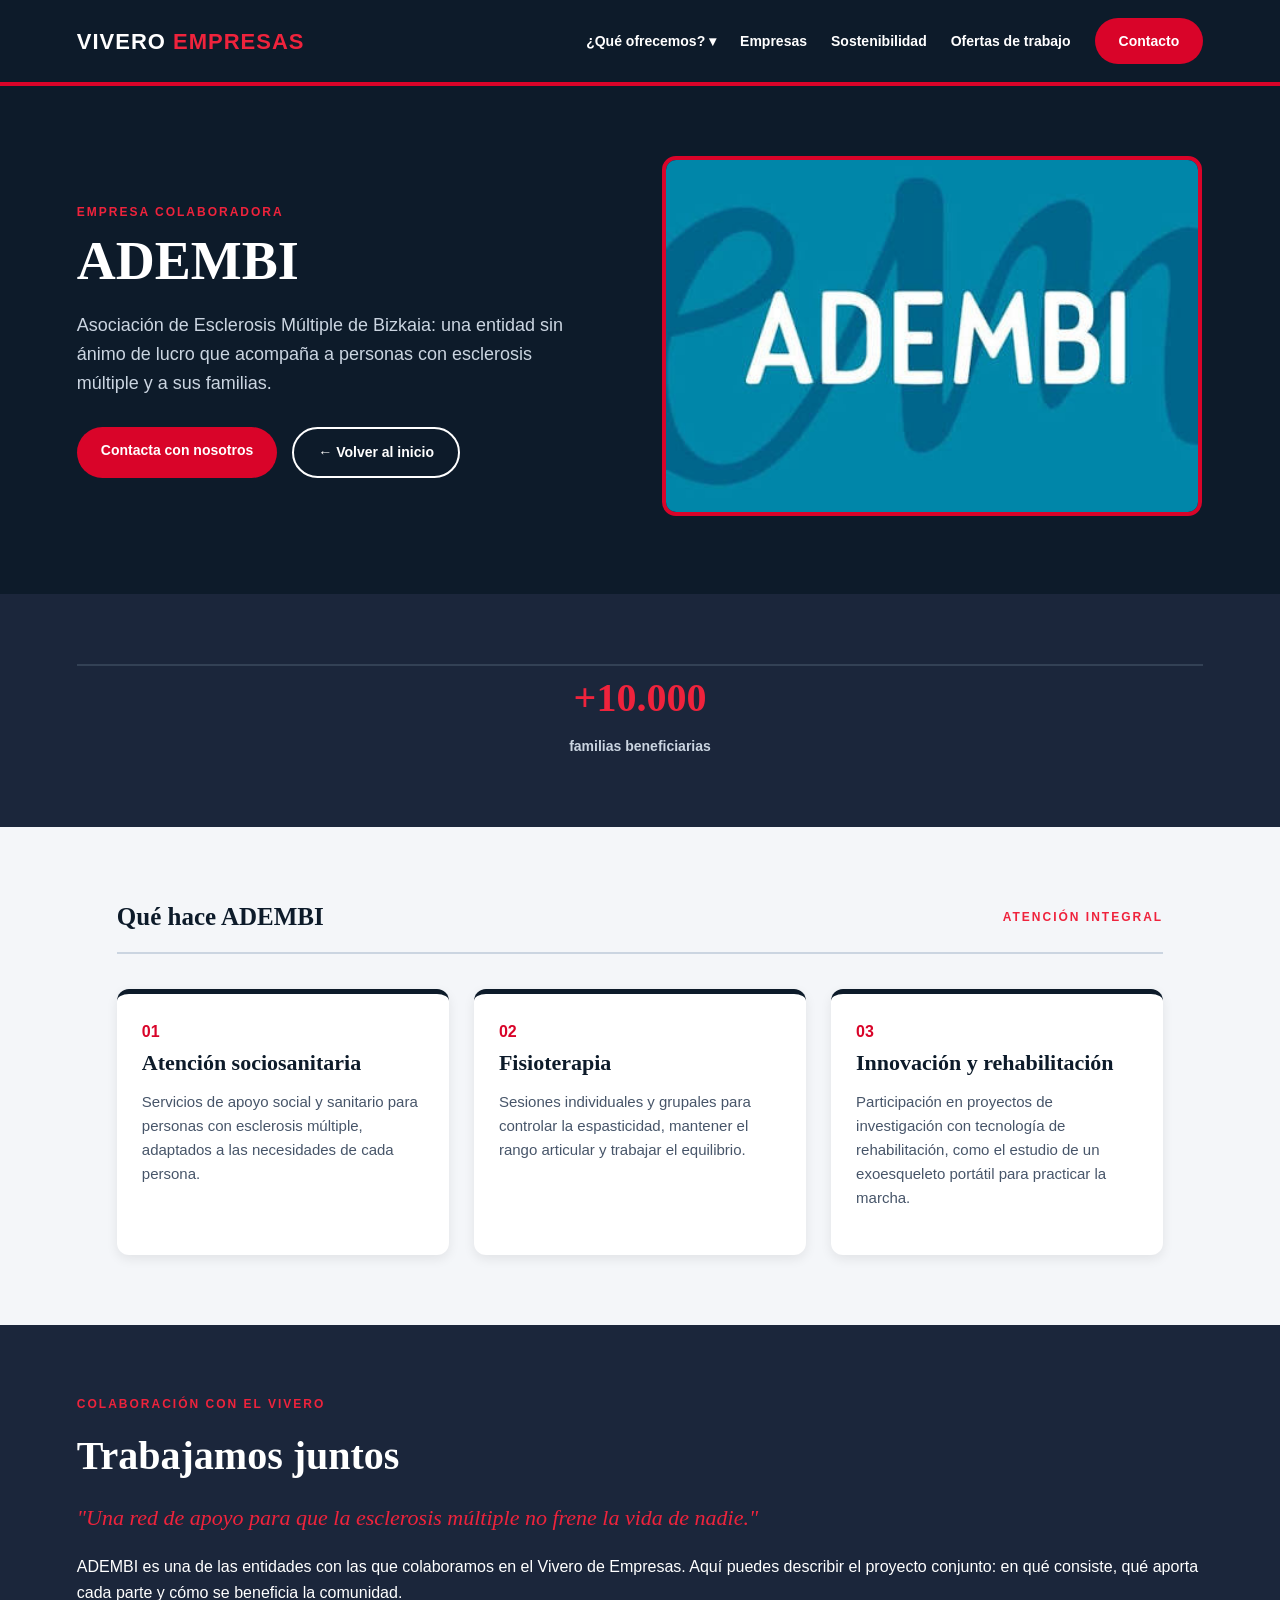
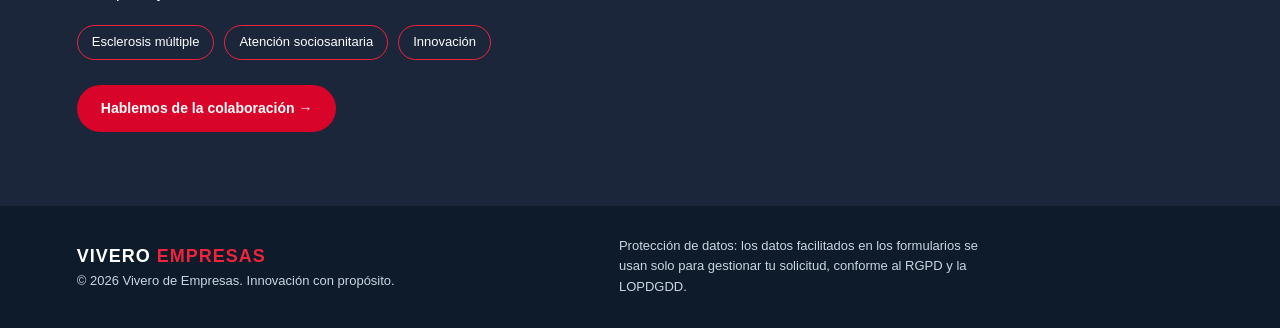
<file: adembi.html>
<!DOCTYPE html>
<html lang="es">
<head>
    <meta charset="UTF-8">
    <meta name="viewport" content="width=device-width, initial-scale=1.0">
    <title>ADEMBI | Vivero de Empresas</title>
    <link rel="stylesheet" href="estilos.css">
</head>
<body>

    <header>
        <a href="index.html" class="logo">VIVERO <span>EMPRESAS</span></a>
        <nav>
            <ul>
                <li class="tiene-sub"><a href="index.html">¿Qué ofrecemos? ▾</a>
                    <ul class="submenu">
                        <li><a href="infraestructura.html">Infraestructura de red</a></li>
                        <li><a href="aws.html">Despliegue en AWS</a></li>
                    </ul>
                </li>
                <li><a href="proyecto.html">Empresas</a></li>
                <li><a href="sostenibilidad.html">Sostenibilidad</a></li>
                <li><a href="Entrevistas.html">Ofertas de trabajo</a></li>
                <li><a href="cuestionario.html" class="btn-rojo">Contacto</a></li>
            </ul>
        </nav>
    </header>

    <section class="hero">
        <div class="hero-texto">
            <span class="etiqueta">Empresa colaboradora</span>
            <h1>ADEMBI</h1>
            <p>Asociación de Esclerosis Múltiple de Bizkaia: una entidad sin ánimo de lucro que acompaña a personas con esclerosis múltiple y a sus familias.</p>
            <div class="hero-botones">
                <a href="cuestionario.html" class="btn-rojo">Contacta con nosotros</a>
                <a href="index.html" class="btn-azul">← Volver al inicio</a>
            </div>
        </div>
        <div class="hero-imagen adembi-sello">
            <img src="adembi.png" alt="ADEMBI">
        </div>
    </section>

    <section class="fondo-azul-oscuro">
        <div class="adembi-cifras">
            <div class="caja-dato">
                <h3>+10.000</h3>
                <p>familias beneficiarias</p>
            </div>
        </div>
    </section>

    <section class="contenedor">
        <div class="cabecera-flex">
            <div>
                <h2>Qué hace ADEMBI</h2>
            </div>
            <span class="etiqueta">Atención integral</span>
        </div>

        <div class="grid-tarjetas">
            <div class="tarjeta">
                <div class="tarjeta-contenido">
                    <div>
                        <span class="numero">01</span>
                        <h3>Atención sociosanitaria</h3>
                        <p>Servicios de apoyo social y sanitario para personas con esclerosis múltiple, adaptados a las necesidades de cada persona.</p>
                    </div>
                </div>
            </div>

            <div class="tarjeta">
                <div class="tarjeta-contenido">
                    <div>
                        <span class="numero">02</span>
                        <h3>Fisioterapia</h3>
                        <p>Sesiones individuales y grupales para controlar la espasticidad, mantener el rango articular y trabajar el equilibrio.</p>
                    </div>
                </div>
            </div>

            <div class="tarjeta">
                <div class="tarjeta-contenido">
                    <div>
                        <span class="numero">03</span>
                        <h3>Innovación y rehabilitación</h3>
                        <p>Participación en proyectos de investigación con tecnología de rehabilitación, como el estudio de un exoesqueleto portátil para practicar la marcha.</p>
                    </div>
                </div>
            </div>
        </div>
    </section>

    <section class="fondo-azul-oscuro">
        <div class="empresa-destacada">
            <div class="empresa-texto">
                <span class="etiqueta">Colaboración con el vivero</span>
                <h2>Trabajamos juntos</h2>
                <p class="cita">"Una red de apoyo para que la esclerosis múltiple no frene la vida de nadie."</p>
                <p>ADEMBI es una de las entidades con las que colaboramos en el Vivero de Empresas. Aquí puedes describir el proyecto conjunto: en qué consiste, qué aporta cada parte y cómo se beneficia la comunidad.</p>
                <div class="tags-empresa">
                    <span class="tag">Esclerosis múltiple</span>
                    <span class="tag">Atención sociosanitaria</span>
                    <span class="tag">Innovación</span>
                </div>
                <a href="cuestionario.html" class="btn-rojo">Hablemos de la colaboración →</a>
            </div>
        </div>
    </section>
    <footer>
        <div>
            <a href="index.html" class="logo">VIVERO <span>EMPRESAS</span></a>
            <p class="footer-nota">© 2026 Vivero de Empresas. Innovación con propósito.</p>
        </div>
        <p class="footer-nota">Protección de datos: los datos facilitados en los formularios se usan solo para gestionar tu solicitud, conforme al RGPD y la LOPDGDD.</p>
        <div>
        </div>
    </footer>
</body>
</html>
</file>
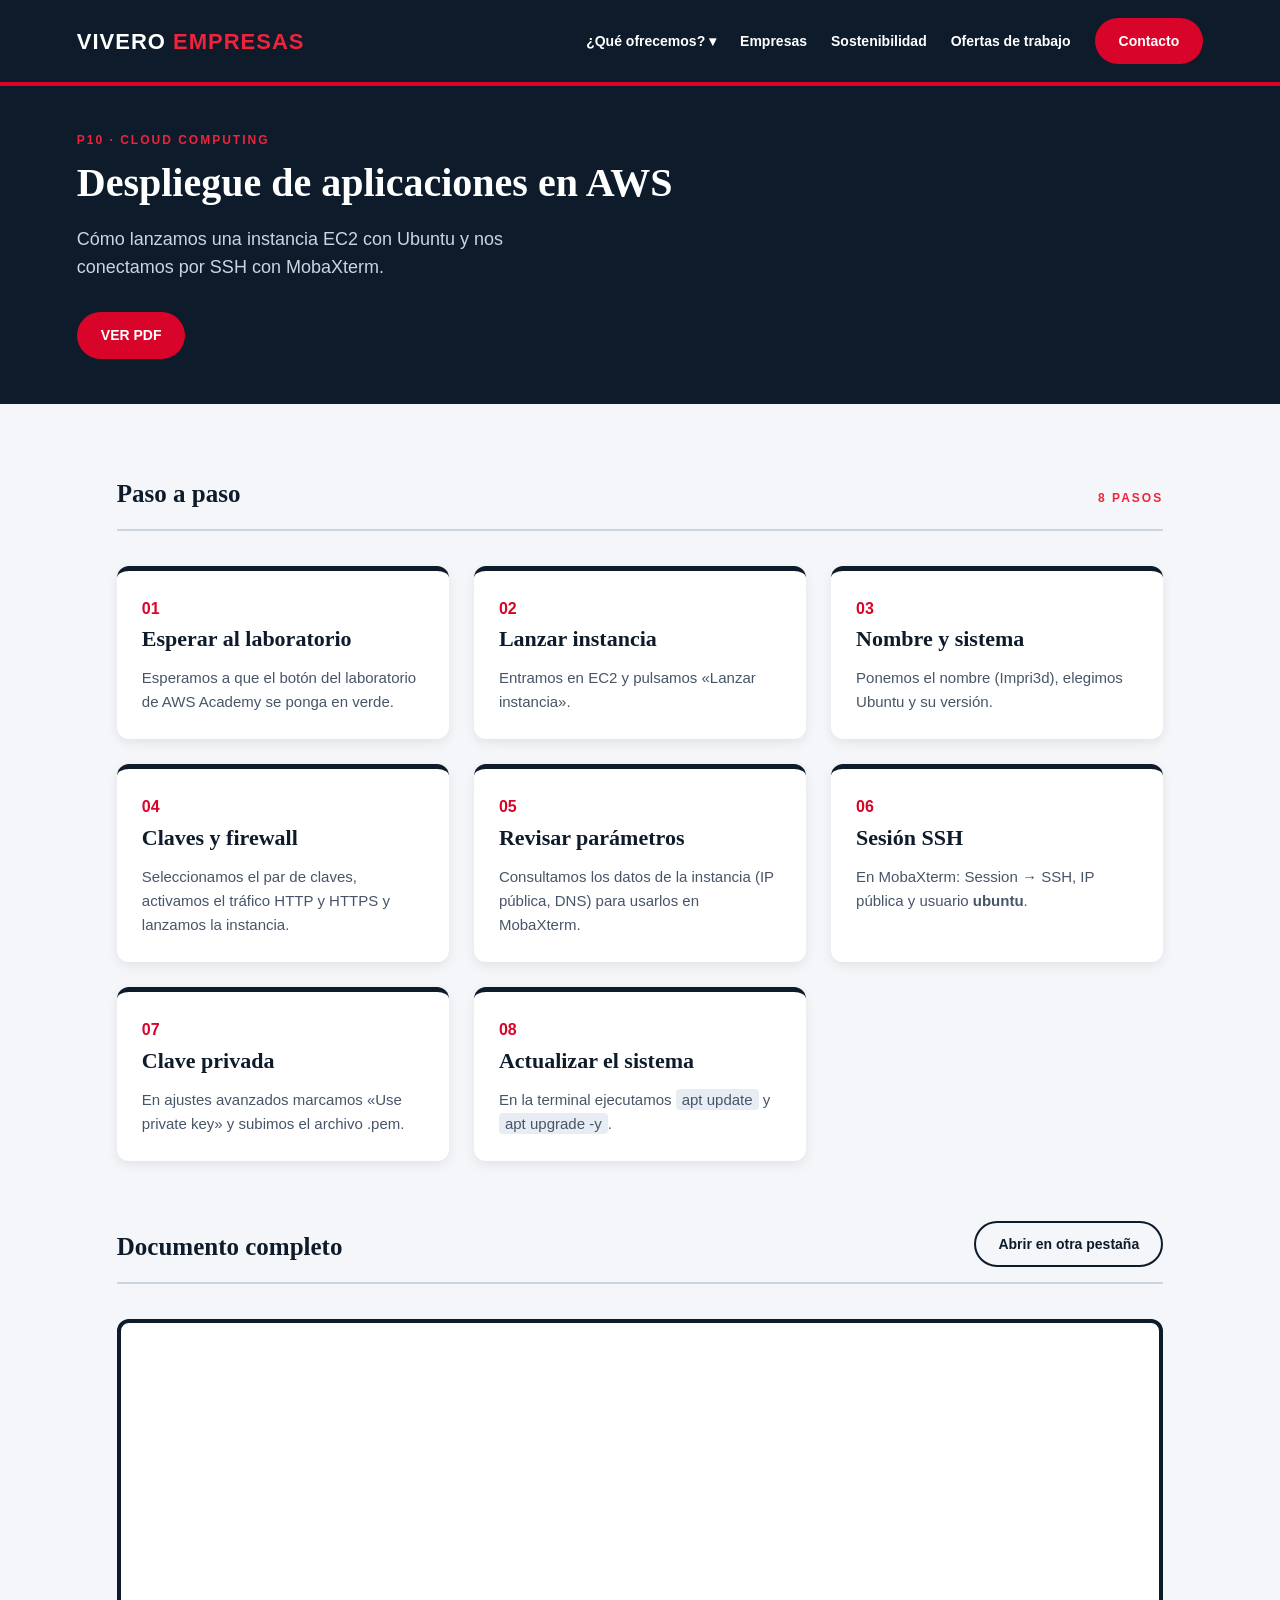
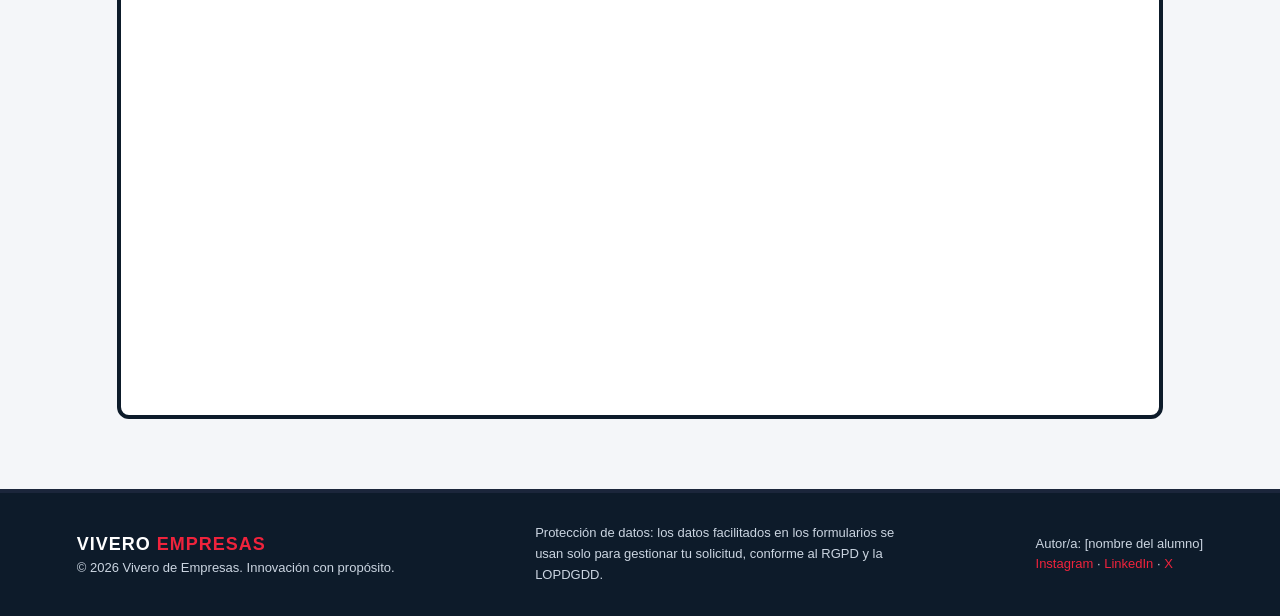
<file: aws.html>
<!DOCTYPE html>
<html lang="es">
<head>
    <meta charset="UTF-8">
    <meta name="viewport" content="width=device-width, initial-scale=1.0">
    <title>Despliegue en AWS | Vivero de Empresas</title>
    <link rel="stylesheet" href="estilos.css">
</head>
<body>

    <header>
        <a href="index.html" class="logo">VIVERO <span>EMPRESAS</span></a>
        <nav>
            <ul>
                <li class="tiene-sub"><a href="index.html">¿Qué ofrecemos? ▾</a>
                    <ul class="submenu">
                        <li><a href="infraestructura.html">Infraestructura de red</a></li>
                        <li><a href="aws.html">Despliegue en AWS</a></li>
                    </ul>
                </li>
                <li><a href="proyecto.html">Empresas</a></li>
                <li><a href="sostenibilidad.html">Sostenibilidad</a></li>
                <li><a href="Entrevistas.html">Ofertas de trabajo</a></li>
                <li><a href="cuestionario.html" class="btn-rojo">Contacto</a></li>
            </ul>
        </nav>
    </header>

    <section class="hero" style="padding:45px 6%">
        <div class="hero-texto">
            <span class="etiqueta">P10 · Cloud computing</span>
            <h1 style="font-size:40px">Despliegue de aplicaciones en AWS</h1>
            <p>Cómo lanzamos una instancia EC2 con Ubuntu y nos conectamos por SSH con MobaXterm.</p>
            <a href="TRABAJO_ AWS.pdf" class="btn-rojo" download>VER PDF</a>
        </div>
    </section>

    <section class="contenedor" style="flex-direction:column">
        <div class="cabecera-flex"><div><h2>Paso a paso</h2></div><span class="etiqueta" style="margin-bottom:5px">8 pasos</span></div>
        <div class="grid-tarjetas"><div class="tarjeta"><div class="tarjeta-contenido"><div><span class="numero">01</span><h3>Esperar al laboratorio</h3><p style="margin-bottom:0">Esperamos a que el botón del laboratorio de AWS Academy se ponga en verde.</p></div></div></div><div class="tarjeta"><div class="tarjeta-contenido"><div><span class="numero">02</span><h3>Lanzar instancia</h3><p style="margin-bottom:0">Entramos en EC2 y pulsamos «Lanzar instancia».</p></div></div></div><div class="tarjeta"><div class="tarjeta-contenido"><div><span class="numero">03</span><h3>Nombre y sistema</h3><p style="margin-bottom:0">Ponemos el nombre (Impri3d), elegimos Ubuntu y su versión.</p></div></div></div><div class="tarjeta"><div class="tarjeta-contenido"><div><span class="numero">04</span><h3>Claves y firewall</h3><p style="margin-bottom:0">Seleccionamos el par de claves, activamos el tráfico HTTP y HTTPS y lanzamos la instancia.</p></div></div></div><div class="tarjeta"><div class="tarjeta-contenido"><div><span class="numero">05</span><h3>Revisar parámetros</h3><p style="margin-bottom:0">Consultamos los datos de la instancia (IP pública, DNS) para usarlos en MobaXterm.</p></div></div></div><div class="tarjeta"><div class="tarjeta-contenido"><div><span class="numero">06</span><h3>Sesión SSH</h3><p style="margin-bottom:0">En MobaXterm: Session → SSH, IP pública y usuario <strong>ubuntu</strong>.</p></div></div></div><div class="tarjeta"><div class="tarjeta-contenido"><div><span class="numero">07</span><h3>Clave privada</h3><p style="margin-bottom:0">En ajustes avanzados marcamos «Use private key» y subimos el archivo .pem.</p></div></div></div><div class="tarjeta"><div class="tarjeta-contenido"><div><span class="numero">08</span><h3>Actualizar el sistema</h3><p style="margin-bottom:0">En la terminal ejecutamos <code>apt update</code> y <code>apt upgrade -y</code>.</p></div></div></div></div>

        <div class="cabecera-flex" style="margin-top:60px"><div><h2>Documento completo</h2></div><a href="TRABAJO_ AWS.pdf" class="btn-borde" target="_blank">Abrir en otra pestaña</a></div>
        <iframe class="visor-pdf" src="TRABAJO_ AWS.pdf" title="Trabajo AWS (PDF)"></iframe>
    </section>

    <footer>
        <div>
            <a href="index.html" class="logo">VIVERO <span>EMPRESAS</span></a>
            <p class="footer-nota">© 2026 Vivero de Empresas. Innovación con propósito.</p>
        </div>
        <p class="footer-nota">Protección de datos: los datos facilitados en los formularios se usan solo para gestionar tu solicitud, conforme al RGPD y la LOPDGDD.</p>
        <div>
            <p class="footer-nota">Autor/a: [nombre del alumno]</p>
            <p class="footer-nota"><a href="#">Instagram</a> · <a href="#">LinkedIn</a> · <a href="#">X</a></p>
        </div>
    </footer>

</body>
</html>
</file>
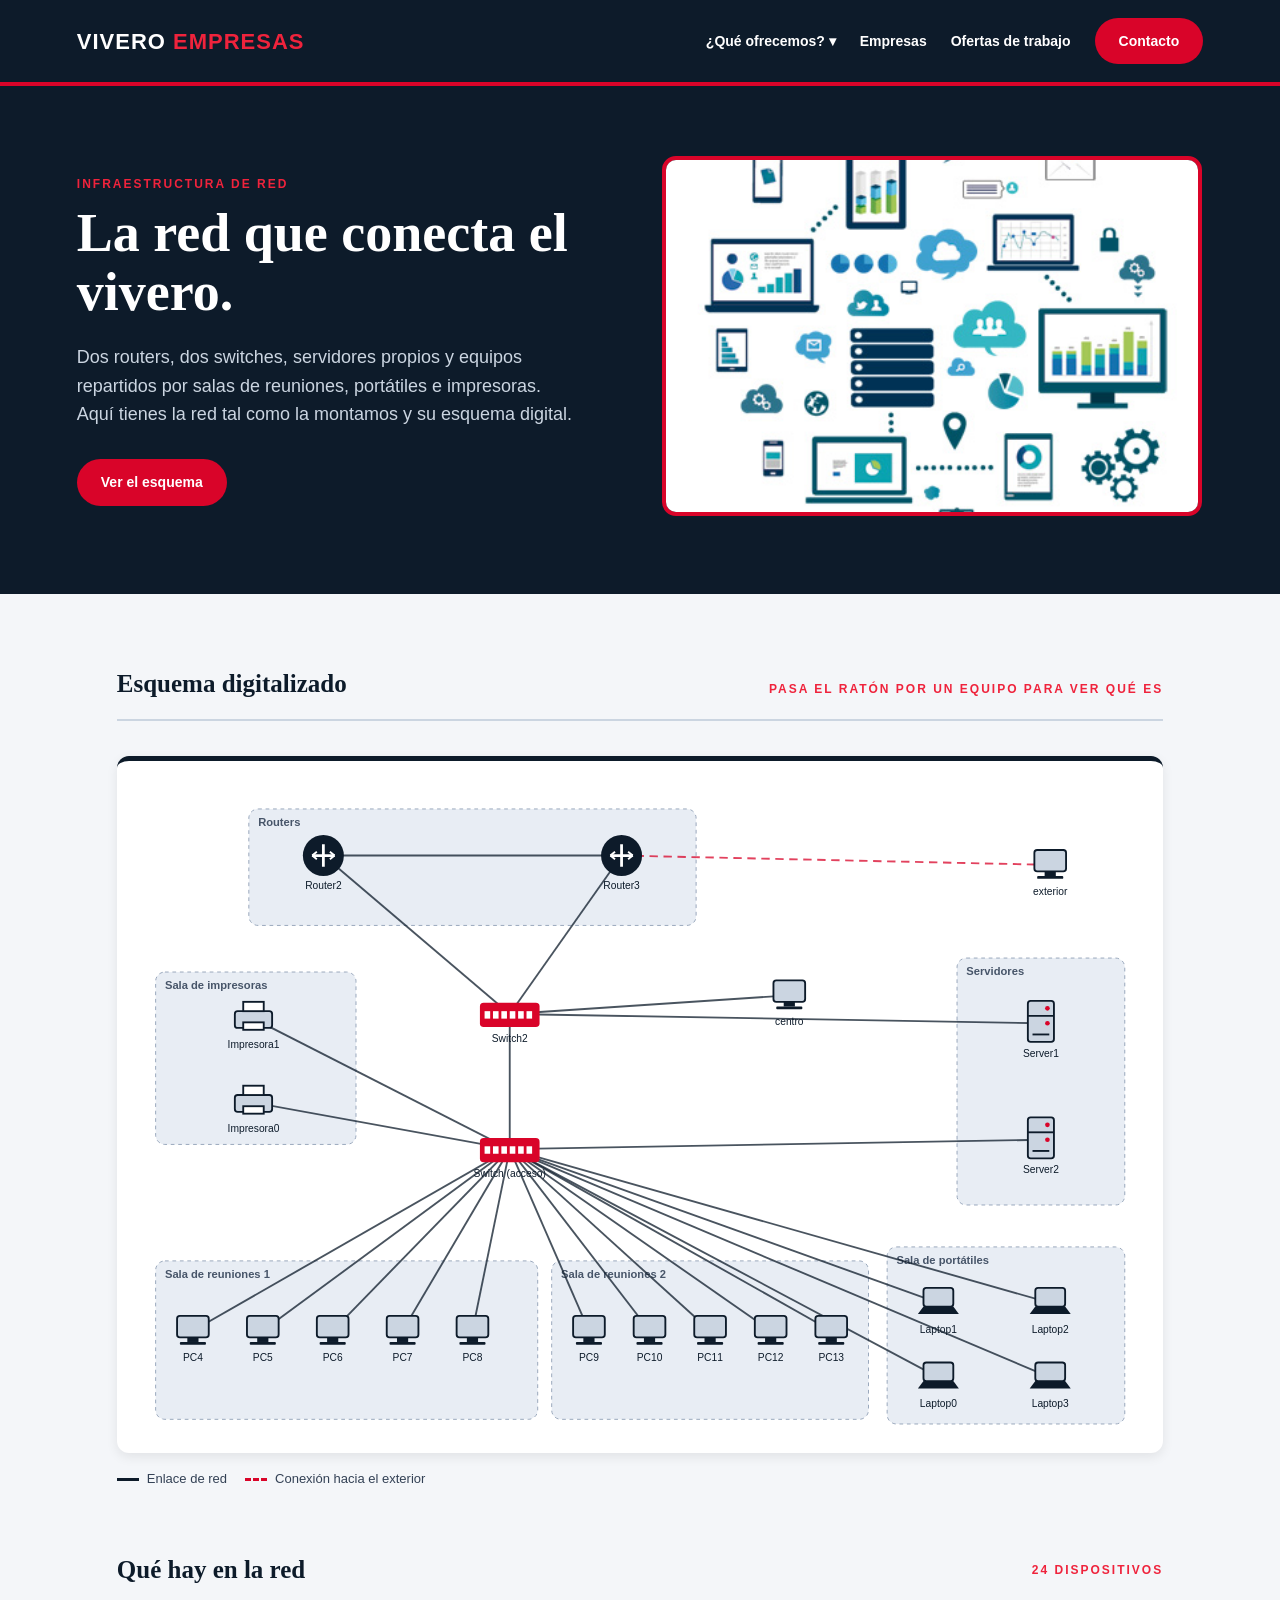
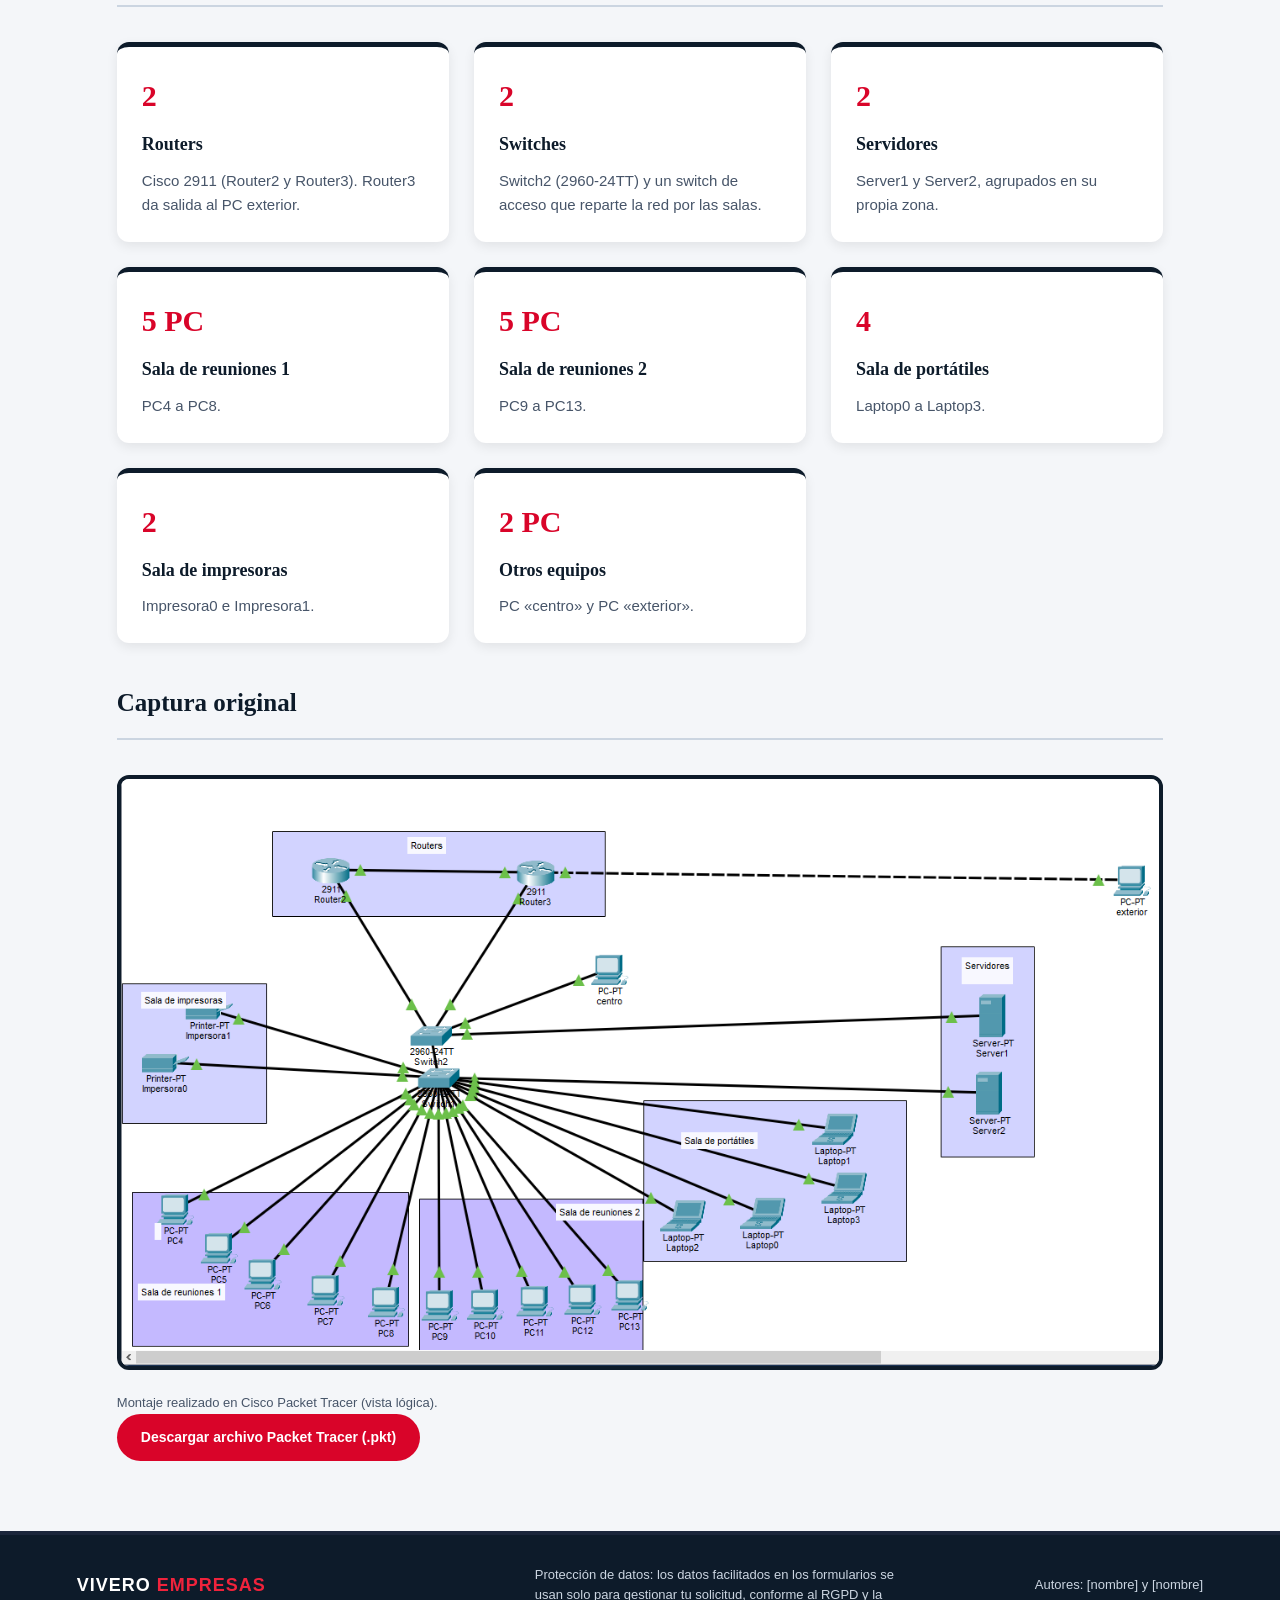
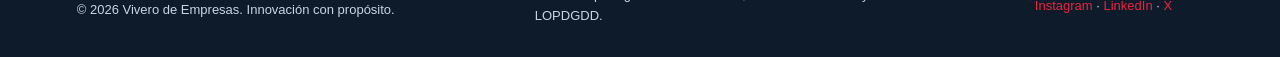
<file: infraestructura.html>
<!DOCTYPE html>
<html lang="es">
<head>
    <meta charset="UTF-8">
    <meta name="viewport" content="width=device-width, initial-scale=1.0">
    <title>Infraestructura de Red | Vivero de Empresas</title>
    <link rel="stylesheet" href="estilos.css">
    <link rel="stylesheet" href="infraestructura.css">
</head>
<body>

    <header>
        <a href="index.html" class="logo">VIVERO <span>EMPRESAS</span></a>
        <nav>
            <ul>
                <li class="tiene-sub"><a href="index.html">¿Qué ofrecemos? ▾</a>
                    <ul class="submenu">
                        <li><a href="infraestructura.html">Infraestructura de red</a></li>
                        <li><a href="aws.html">Despliegue en AWS</a></li>
                    </ul>
                </li>
                <li><a href="proyecto.html">Empresas</a></li>
                <li><a href="Entrevistas.html">Ofertas de trabajo</a></li>
                <li><a href="cuestionario.html" class="btn-rojo">Contacto</a></li>
            </ul>
        </nav>
    </header>

    <section class="hero">
        <div class="hero-texto">
            <span class="etiqueta">Infraestructura de red</span>
            <h1>La red que conecta el vivero.</h1>
            <p>Dos routers, dos switches, servidores propios y equipos repartidos por salas de reuniones, portátiles e impresoras. Aquí tienes la red tal como la montamos y su esquema digital.</p>
            <a href="#esquema" class="btn-rojo">Ver el esquema</a>
        </div>
        <div class="hero-imagen">
            <img src="instalacion-de-redes-informaticas.jpg" alt="Instalación de redes informáticas">
        </div>
    </section>

    <section class="contenedor" id="esquema">
        <div class="cabecera-flex">
            <div><h2>Esquema digitalizado</h2></div>
            <span class="etiqueta" style="margin-bottom:5px">Pasa el ratón por un equipo para ver qué es</span>
        </div>

        <div class="esquema-caja">
            <svg viewBox="0 0 1080 700" role="img" aria-labelledby="t d"><title id="t">Esquema de la red del vivero</title><desc id="d">Dos routers conectados a un switch principal, que enlaza con un switch de acceso, servidores, impresoras, salas de reuniones y portátiles.</desc><rect x="120" y="30" width="480" height="125" rx="10" fill="#e8edf4" stroke="#94a3b8" stroke-dasharray="4 4"/><text x="130" y="48" font-size="12" font-weight="bold" fill="#475569">Routers</text><rect x="20" y="205" width="215" height="185" rx="10" fill="#e8edf4" stroke="#94a3b8" stroke-dasharray="4 4"/><text x="30" y="223" font-size="12" font-weight="bold" fill="#475569">Sala de impresoras</text><rect x="880" y="190" width="180" height="265" rx="10" fill="#e8edf4" stroke="#94a3b8" stroke-dasharray="4 4"/><text x="890" y="208" font-size="12" font-weight="bold" fill="#475569">Servidores</text><rect x="20" y="515" width="410" height="170" rx="10" fill="#e8edf4" stroke="#94a3b8" stroke-dasharray="4 4"/><text x="30" y="533" font-size="12" font-weight="bold" fill="#475569">Sala de reuniones 1</text><rect x="445" y="515" width="340" height="170" rx="10" fill="#e8edf4" stroke="#94a3b8" stroke-dasharray="4 4"/><text x="455" y="533" font-size="12" font-weight="bold" fill="#475569">Sala de reuniones 2</text><rect x="805" y="500" width="255" height="190" rx="10" fill="#e8edf4" stroke="#94a3b8" stroke-dasharray="4 4"/><text x="815" y="518" font-size="12" font-weight="bold" fill="#475569">Sala de portátiles</text><line x1="200" y1="80" x2="520" y2="80" stroke="#0d1b2a" stroke-width="2" opacity=".75"/><line x1="200" y1="80" x2="400" y2="250" stroke="#0d1b2a" stroke-width="2" opacity=".75"/><line x1="520" y1="80" x2="400" y2="250" stroke="#0d1b2a" stroke-width="2" opacity=".75"/><line x1="520" y1="80" x2="980" y2="90" stroke="#d90429" stroke-dasharray="9 6" stroke-width="2" opacity=".75"/><line x1="400" y1="250" x2="700" y2="230" stroke="#0d1b2a" stroke-width="2" opacity=".75"/><line x1="400" y1="250" x2="970" y2="260" stroke="#0d1b2a" stroke-width="2" opacity=".75"/><line x1="400" y1="250" x2="400" y2="395" stroke="#0d1b2a" stroke-width="2" opacity=".75"/><line x1="400" y1="395" x2="970" y2="385" stroke="#0d1b2a" stroke-width="2" opacity=".75"/><line x1="400" y1="395" x2="125" y2="255" stroke="#0d1b2a" stroke-width="2" opacity=".75"/><line x1="400" y1="395" x2="125" y2="345" stroke="#0d1b2a" stroke-width="2" opacity=".75"/><line x1="400" y1="395" x2="60" y2="590" stroke="#0d1b2a" stroke-width="2" opacity=".75"/><line x1="400" y1="395" x2="135" y2="590" stroke="#0d1b2a" stroke-width="2" opacity=".75"/><line x1="400" y1="395" x2="210" y2="590" stroke="#0d1b2a" stroke-width="2" opacity=".75"/><line x1="400" y1="395" x2="285" y2="590" stroke="#0d1b2a" stroke-width="2" opacity=".75"/><line x1="400" y1="395" x2="360" y2="590" stroke="#0d1b2a" stroke-width="2" opacity=".75"/><line x1="400" y1="395" x2="485" y2="590" stroke="#0d1b2a" stroke-width="2" opacity=".75"/><line x1="400" y1="395" x2="550" y2="590" stroke="#0d1b2a" stroke-width="2" opacity=".75"/><line x1="400" y1="395" x2="615" y2="590" stroke="#0d1b2a" stroke-width="2" opacity=".75"/><line x1="400" y1="395" x2="680" y2="590" stroke="#0d1b2a" stroke-width="2" opacity=".75"/><line x1="400" y1="395" x2="745" y2="590" stroke="#0d1b2a" stroke-width="2" opacity=".75"/><line x1="400" y1="395" x2="860" y2="560" stroke="#0d1b2a" stroke-width="2" opacity=".75"/><line x1="400" y1="395" x2="980" y2="560" stroke="#0d1b2a" stroke-width="2" opacity=".75"/><line x1="400" y1="395" x2="860" y2="640" stroke="#0d1b2a" stroke-width="2" opacity=".75"/><line x1="400" y1="395" x2="980" y2="640" stroke="#0d1b2a" stroke-width="2" opacity=".75"/><g><title>Router2 · Router Cisco 2911</title><circle cx="200" cy="80" r="22" fill="#0d1b2a"/><path d="M188 80 H212 M200 68 V92" stroke="#fff" stroke-width="3"/><path d="M188 80 l5 -4 m-5 4 l5 4 M212 80 l-5 -4 m5 4 l-5 4" stroke="#fff" stroke-width="2" fill="none"/><text x="200" y="116" text-anchor="middle" font-size="11" fill="#0d1b2a">Router2</text></g><g><title>Router3 · Router Cisco 2911</title><circle cx="520" cy="80" r="22" fill="#0d1b2a"/><path d="M508 80 H532 M520 68 V92" stroke="#fff" stroke-width="3"/><path d="M508 80 l5 -4 m-5 4 l5 4 M532 80 l-5 -4 m5 4 l-5 4" stroke="#fff" stroke-width="2" fill="none"/><text x="520" y="116" text-anchor="middle" font-size="11" fill="#0d1b2a">Router3</text></g><g><title>exterior · PC exterior (acceso externo)</title><rect x="963" y="74" width="34" height="23" rx="3" fill="#cbd5e1" stroke="#0d1b2a" stroke-width="2"/><rect x="974" y="97" width="12" height="5" fill="#0d1b2a"/><rect x="966" y="102" width="28" height="3" rx="1" fill="#0d1b2a"/><text x="980" y="122" text-anchor="middle" font-size="11" fill="#0d1b2a">exterior</text></g><g><title>Switch2 · Switch Cisco 2960-24TT</title><rect x="368" y="238" width="64" height="26" rx="4" fill="#d90429"/><rect x="373" y="247" width="6" height="8" fill="#fff"/><rect x="382" y="247" width="6" height="8" fill="#fff"/><rect x="391" y="247" width="6" height="8" fill="#fff"/><rect x="400" y="247" width="6" height="8" fill="#fff"/><rect x="409" y="247" width="6" height="8" fill="#fff"/><rect x="418" y="247" width="6" height="8" fill="#fff"/><text x="400" y="280" text-anchor="middle" font-size="11" fill="#0d1b2a">Switch2</text></g><g><title>Switch (acceso) · Switch de acceso (2960)</title><rect x="368" y="383" width="64" height="26" rx="4" fill="#d90429"/><rect x="373" y="392" width="6" height="8" fill="#fff"/><rect x="382" y="392" width="6" height="8" fill="#fff"/><rect x="391" y="392" width="6" height="8" fill="#fff"/><rect x="400" y="392" width="6" height="8" fill="#fff"/><rect x="409" y="392" width="6" height="8" fill="#fff"/><rect x="418" y="392" width="6" height="8" fill="#fff"/><text x="400" y="425" text-anchor="middle" font-size="11" fill="#0d1b2a">Switch (acceso)</text></g><g><title>centro · PC centro</title><rect x="683" y="214" width="34" height="23" rx="3" fill="#cbd5e1" stroke="#0d1b2a" stroke-width="2"/><rect x="694" y="237" width="12" height="5" fill="#0d1b2a"/><rect x="686" y="242" width="28" height="3" rx="1" fill="#0d1b2a"/><text x="700" y="262" text-anchor="middle" font-size="11" fill="#0d1b2a">centro</text></g><g><title>Server1 · Servidor 1</title><rect x="956" y="236" width="28" height="44" rx="3" fill="#cbd5e1" stroke="#0d1b2a" stroke-width="2"/><line x1="956" y1="252" x2="984" y2="252" stroke="#0d1b2a" stroke-width="2"/><circle cx="977" cy="244" r="2.5" fill="#d90429"/><circle cx="977" cy="260" r="2.5" fill="#d90429"/><line x1="961" y1="272" x2="979" y2="272" stroke="#0d1b2a" stroke-width="2"/><text x="970" y="296" text-anchor="middle" font-size="11" fill="#0d1b2a">Server1</text></g><g><title>Server2 · Servidor 2</title><rect x="956" y="361" width="28" height="44" rx="3" fill="#cbd5e1" stroke="#0d1b2a" stroke-width="2"/><line x1="956" y1="377" x2="984" y2="377" stroke="#0d1b2a" stroke-width="2"/><circle cx="977" cy="369" r="2.5" fill="#d90429"/><circle cx="977" cy="385" r="2.5" fill="#d90429"/><line x1="961" y1="397" x2="979" y2="397" stroke="#0d1b2a" stroke-width="2"/><text x="970" y="421" text-anchor="middle" font-size="11" fill="#0d1b2a">Server2</text></g><g><title>Impresora1 · Impresora de red</title><rect x="105" y="247" width="40" height="18" rx="3" fill="#cbd5e1" stroke="#0d1b2a" stroke-width="2"/><rect x="114" y="237" width="22" height="10" fill="#fff" stroke="#0d1b2a" stroke-width="2"/><rect x="114" y="259" width="22" height="8" fill="#fff" stroke="#0d1b2a" stroke-width="2"/><text x="125" y="287" text-anchor="middle" font-size="11" fill="#0d1b2a">Impresora1</text></g><g><title>Impresora0 · Impresora de red</title><rect x="105" y="337" width="40" height="18" rx="3" fill="#cbd5e1" stroke="#0d1b2a" stroke-width="2"/><rect x="114" y="327" width="22" height="10" fill="#fff" stroke="#0d1b2a" stroke-width="2"/><rect x="114" y="349" width="22" height="8" fill="#fff" stroke="#0d1b2a" stroke-width="2"/><text x="125" y="377" text-anchor="middle" font-size="11" fill="#0d1b2a">Impresora0</text></g><g><title>PC4 · Sala de reuniones 1</title><rect x="43" y="574" width="34" height="23" rx="3" fill="#cbd5e1" stroke="#0d1b2a" stroke-width="2"/><rect x="54" y="597" width="12" height="5" fill="#0d1b2a"/><rect x="46" y="602" width="28" height="3" rx="1" fill="#0d1b2a"/><text x="60" y="622" text-anchor="middle" font-size="11" fill="#0d1b2a">PC4</text></g><g><title>PC5 · Sala de reuniones 1</title><rect x="118" y="574" width="34" height="23" rx="3" fill="#cbd5e1" stroke="#0d1b2a" stroke-width="2"/><rect x="129" y="597" width="12" height="5" fill="#0d1b2a"/><rect x="121" y="602" width="28" height="3" rx="1" fill="#0d1b2a"/><text x="135" y="622" text-anchor="middle" font-size="11" fill="#0d1b2a">PC5</text></g><g><title>PC6 · Sala de reuniones 1</title><rect x="193" y="574" width="34" height="23" rx="3" fill="#cbd5e1" stroke="#0d1b2a" stroke-width="2"/><rect x="204" y="597" width="12" height="5" fill="#0d1b2a"/><rect x="196" y="602" width="28" height="3" rx="1" fill="#0d1b2a"/><text x="210" y="622" text-anchor="middle" font-size="11" fill="#0d1b2a">PC6</text></g><g><title>PC7 · Sala de reuniones 1</title><rect x="268" y="574" width="34" height="23" rx="3" fill="#cbd5e1" stroke="#0d1b2a" stroke-width="2"/><rect x="279" y="597" width="12" height="5" fill="#0d1b2a"/><rect x="271" y="602" width="28" height="3" rx="1" fill="#0d1b2a"/><text x="285" y="622" text-anchor="middle" font-size="11" fill="#0d1b2a">PC7</text></g><g><title>PC8 · Sala de reuniones 1</title><rect x="343" y="574" width="34" height="23" rx="3" fill="#cbd5e1" stroke="#0d1b2a" stroke-width="2"/><rect x="354" y="597" width="12" height="5" fill="#0d1b2a"/><rect x="346" y="602" width="28" height="3" rx="1" fill="#0d1b2a"/><text x="360" y="622" text-anchor="middle" font-size="11" fill="#0d1b2a">PC8</text></g><g><title>PC9 · Sala de reuniones 2</title><rect x="468" y="574" width="34" height="23" rx="3" fill="#cbd5e1" stroke="#0d1b2a" stroke-width="2"/><rect x="479" y="597" width="12" height="5" fill="#0d1b2a"/><rect x="471" y="602" width="28" height="3" rx="1" fill="#0d1b2a"/><text x="485" y="622" text-anchor="middle" font-size="11" fill="#0d1b2a">PC9</text></g><g><title>PC10 · Sala de reuniones 2</title><rect x="533" y="574" width="34" height="23" rx="3" fill="#cbd5e1" stroke="#0d1b2a" stroke-width="2"/><rect x="544" y="597" width="12" height="5" fill="#0d1b2a"/><rect x="536" y="602" width="28" height="3" rx="1" fill="#0d1b2a"/><text x="550" y="622" text-anchor="middle" font-size="11" fill="#0d1b2a">PC10</text></g><g><title>PC11 · Sala de reuniones 2</title><rect x="598" y="574" width="34" height="23" rx="3" fill="#cbd5e1" stroke="#0d1b2a" stroke-width="2"/><rect x="609" y="597" width="12" height="5" fill="#0d1b2a"/><rect x="601" y="602" width="28" height="3" rx="1" fill="#0d1b2a"/><text x="615" y="622" text-anchor="middle" font-size="11" fill="#0d1b2a">PC11</text></g><g><title>PC12 · Sala de reuniones 2</title><rect x="663" y="574" width="34" height="23" rx="3" fill="#cbd5e1" stroke="#0d1b2a" stroke-width="2"/><rect x="674" y="597" width="12" height="5" fill="#0d1b2a"/><rect x="666" y="602" width="28" height="3" rx="1" fill="#0d1b2a"/><text x="680" y="622" text-anchor="middle" font-size="11" fill="#0d1b2a">PC12</text></g><g><title>PC13 · Sala de reuniones 2</title><rect x="728" y="574" width="34" height="23" rx="3" fill="#cbd5e1" stroke="#0d1b2a" stroke-width="2"/><rect x="739" y="597" width="12" height="5" fill="#0d1b2a"/><rect x="731" y="602" width="28" height="3" rx="1" fill="#0d1b2a"/><text x="745" y="622" text-anchor="middle" font-size="11" fill="#0d1b2a">PC13</text></g><g><title>Laptop1 · Sala de portátiles</title><rect x="844" y="544" width="32" height="20" rx="3" fill="#cbd5e1" stroke="#0d1b2a" stroke-width="2"/><path d="M838 572 L844 564 H876 L882 572 Z" fill="#0d1b2a"/><text x="860" y="592" text-anchor="middle" font-size="11" fill="#0d1b2a">Laptop1</text></g><g><title>Laptop2 · Sala de portátiles</title><rect x="964" y="544" width="32" height="20" rx="3" fill="#cbd5e1" stroke="#0d1b2a" stroke-width="2"/><path d="M958 572 L964 564 H996 L1002 572 Z" fill="#0d1b2a"/><text x="980" y="592" text-anchor="middle" font-size="11" fill="#0d1b2a">Laptop2</text></g><g><title>Laptop0 · Sala de portátiles</title><rect x="844" y="624" width="32" height="20" rx="3" fill="#cbd5e1" stroke="#0d1b2a" stroke-width="2"/><path d="M838 652 L844 644 H876 L882 652 Z" fill="#0d1b2a"/><text x="860" y="672" text-anchor="middle" font-size="11" fill="#0d1b2a">Laptop0</text></g><g><title>Laptop3 · Sala de portátiles</title><rect x="964" y="624" width="32" height="20" rx="3" fill="#cbd5e1" stroke="#0d1b2a" stroke-width="2"/><path d="M958 652 L964 644 H996 L1002 652 Z" fill="#0d1b2a"/><text x="980" y="672" text-anchor="middle" font-size="11" fill="#0d1b2a">Laptop3</text></g></svg>
        </div>

        <div class="leyenda">
            <span>Enlace de red</span>
            <span class="discontinua">Conexión hacia el exterior</span>
        </div>

        <div class="cabecera-flex separador-seccion">
            <div><h2>Qué hay en la red</h2></div>
            <span class="etiqueta etiqueta-pasos">24 dispositivos</span>
        </div>
        <div class="grid-tarjetas">
            <div class="tarjeta"><div class="tarjeta-contenido"><div><h3 class="dato-numero">2</h3><h3 class="dato-titulo">Routers</h3><p class="sin-margen">Cisco 2911 (Router2 y Router3). Router3 da salida al PC exterior.</p></div></div></div>
            <div class="tarjeta"><div class="tarjeta-contenido"><div><h3 class="dato-numero">2</h3><h3 class="dato-titulo">Switches</h3><p class="sin-margen">Switch2 (2960-24TT) y un switch de acceso que reparte la red por las salas.</p></div></div></div>
            <div class="tarjeta"><div class="tarjeta-contenido"><div><h3 class="dato-numero">2</h3><h3 class="dato-titulo">Servidores</h3><p class="sin-margen">Server1 y Server2, agrupados en su propia zona.</p></div></div></div>
            <div class="tarjeta"><div class="tarjeta-contenido"><div><h3 class="dato-numero">5 PC</h3><h3 class="dato-titulo">Sala de reuniones 1</h3><p class="sin-margen">PC4 a PC8.</p></div></div></div>
            <div class="tarjeta"><div class="tarjeta-contenido"><div><h3 class="dato-numero">5 PC</h3><h3 class="dato-titulo">Sala de reuniones 2</h3><p class="sin-margen">PC9 a PC13.</p></div></div></div>
            <div class="tarjeta"><div class="tarjeta-contenido"><div><h3 class="dato-numero">4</h3><h3 class="dato-titulo">Sala de portátiles</h3><p class="sin-margen">Laptop0 a Laptop3.</p></div></div></div>
            <div class="tarjeta"><div class="tarjeta-contenido"><div><h3 class="dato-numero">2</h3><h3 class="dato-titulo">Sala de impresoras</h3><p class="sin-margen">Impresora0 e Impresora1.</p></div></div></div>
            <div class="tarjeta"><div class="tarjeta-contenido"><div><h3 class="dato-numero">2 PC</h3><h3 class="dato-titulo">Otros equipos</h3><p class="sin-margen">PC «centro» y PC «exterior».</p></div></div></div>
        </div>

        <div class="foto-original">
            <div class="cabecera-flex"><div><h2>Captura original</h2></div></div>
            <img src="Pkt.png" alt="Montaje de la red en Cisco Packet Tracer">
            <p>Montaje realizado en Cisco Packet Tracer (vista lógica).</p>
            <a href="Packettracer_vivero.pkt" class="btn-rojo" download>Descargar archivo Packet Tracer (.pkt)</a>
        </div>
    </section>

    <footer>
        <div>
            <a href="index.html" class="logo">VIVERO <span>EMPRESAS</span></a>
            <p class="footer-nota">© 2026 Vivero de Empresas. Innovación con propósito.</p>
        </div>
        <p class="footer-nota">Protección de datos: los datos facilitados en los formularios se usan solo para gestionar tu solicitud, conforme al RGPD y la LOPDGDD.</p>
        <div>
            <p class="footer-nota">Autores: [nombre] y [nombre]</p>
            <p class="footer-nota"><a href="#">Instagram</a> · <a href="#">LinkedIn</a> · <a href="#">X</a></p>
        </div>
    </footer>

</body>
</html>
</file>
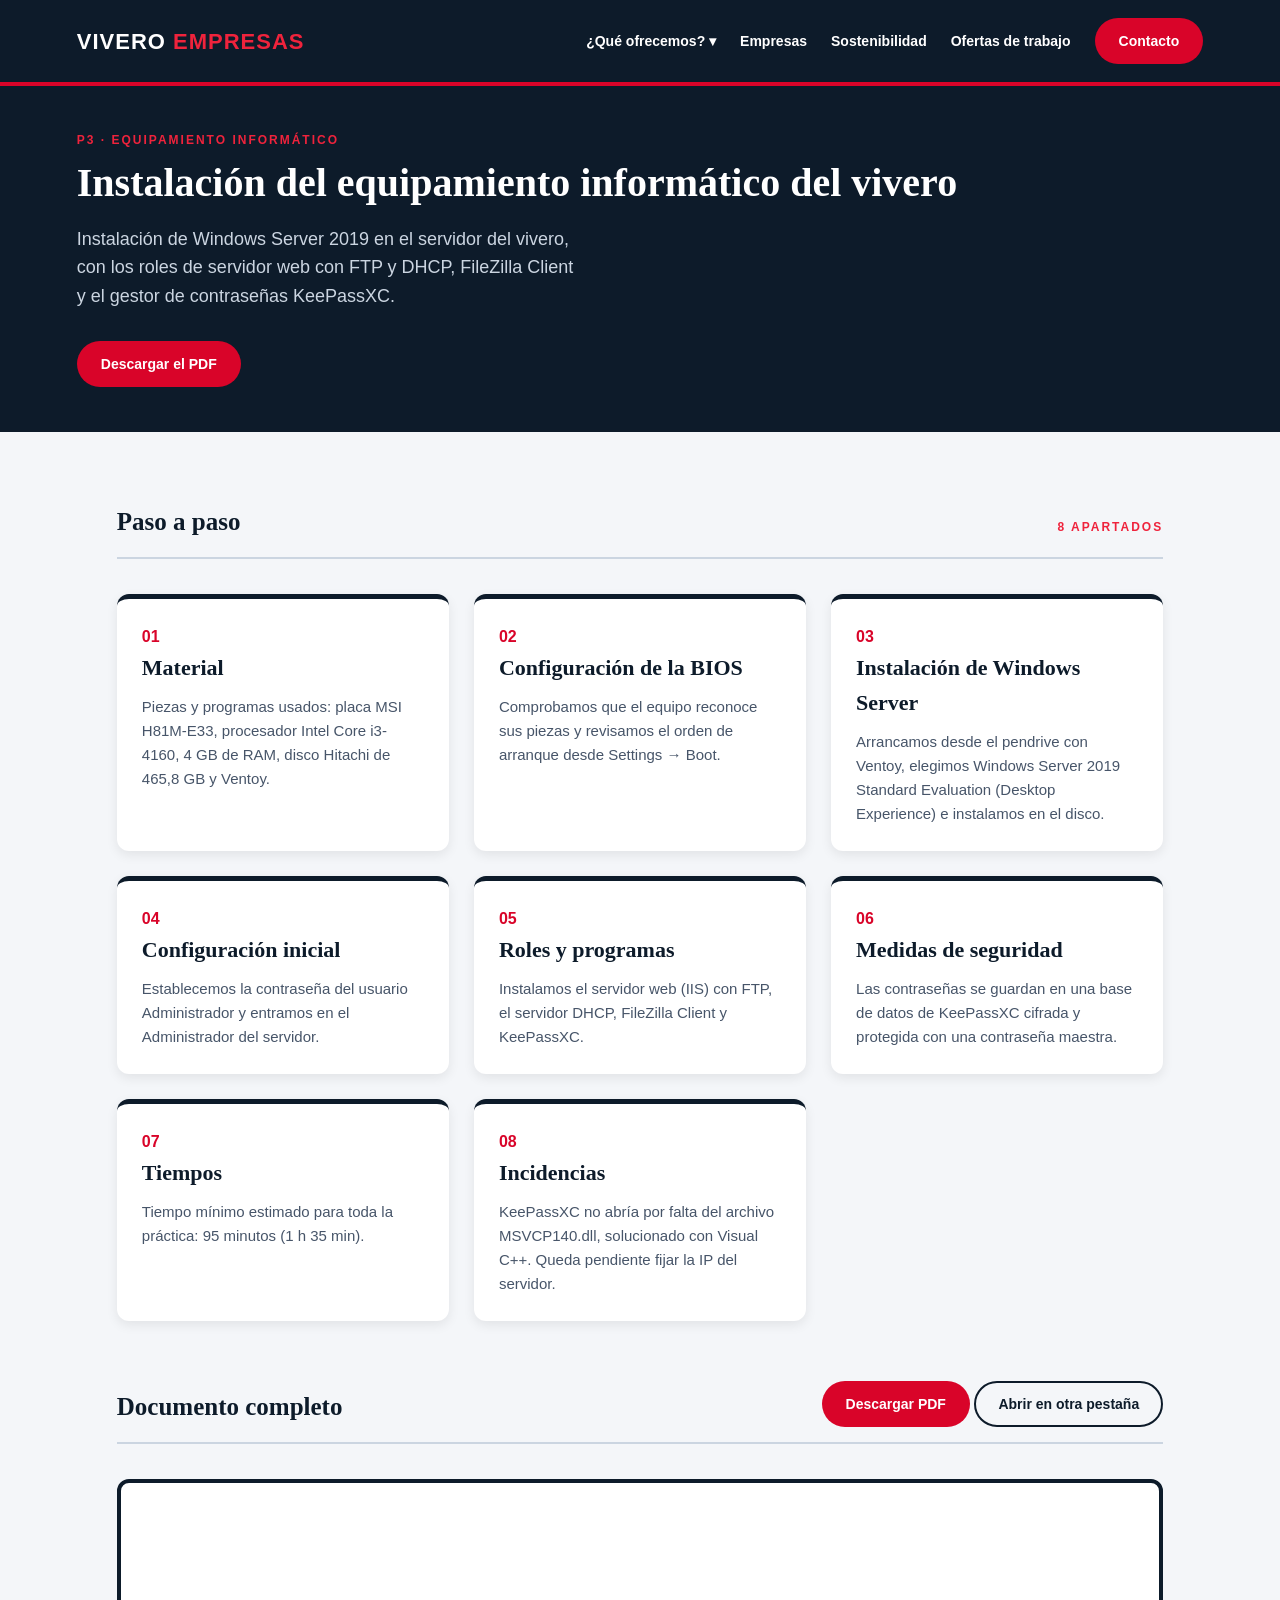
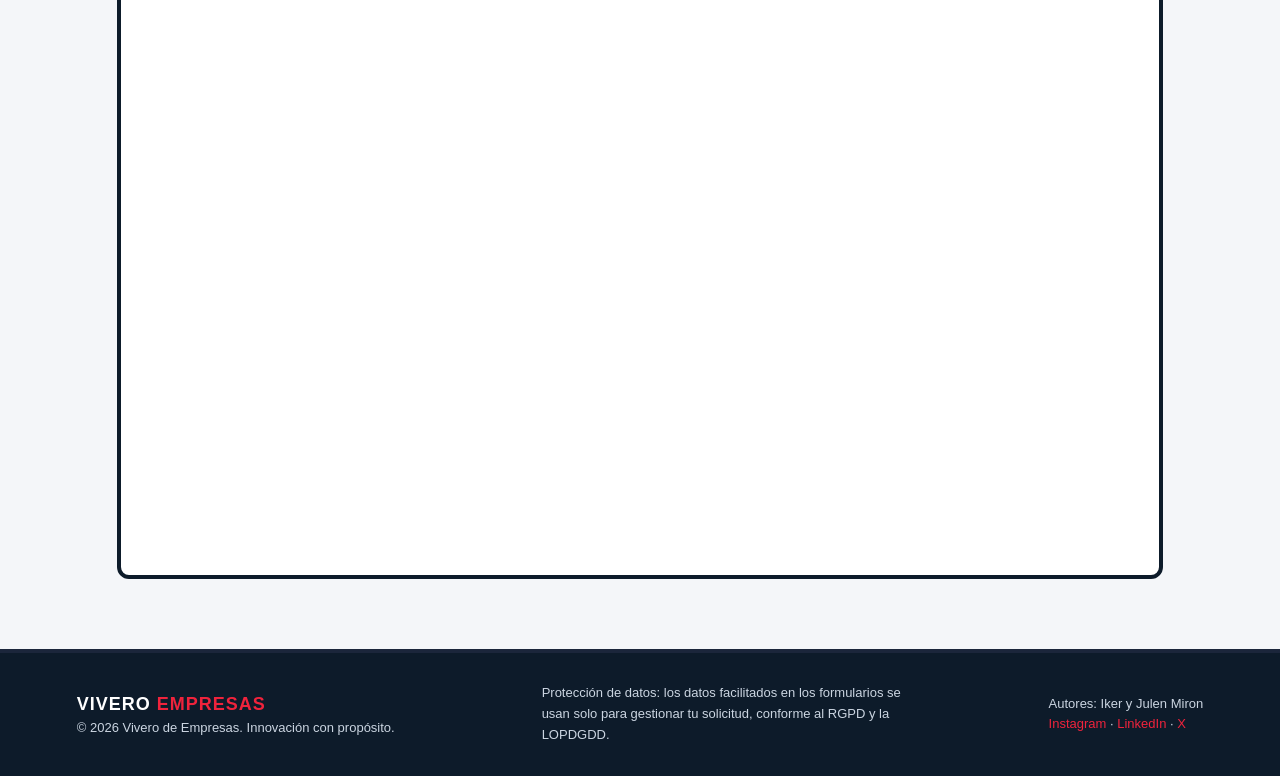
<file: p3.html>
<!DOCTYPE html>
<html lang="es">
<head>
    <meta charset="UTF-8">
    <meta name="viewport" content="width=device-width, initial-scale=1.0">
    <title>Instalación de equipamiento | Vivero de Empresas</title>
    <link rel="stylesheet" href="estilos.css">
</head>
<body>

    <header>
        <a href="index.html" class="logo">VIVERO <span>EMPRESAS</span></a>
        <nav>
            <ul>
                <li class="tiene-sub"><a href="index.html">¿Qué ofrecemos? ▾</a>
                    <ul class="submenu">
                        <li><a href="infraestructura.html">Infraestructura de red</a></li>
                        <li><a href="aws.html">Despliegue en AWS</a></li>
                    </ul>
                </li>
                <li><a href="proyecto.html">Empresas</a></li>
                <li><a href="sostenibilidad.html">Sostenibilidad</a></li>
                <li><a href="Entrevistas.html">Ofertas de trabajo</a></li>
                <li><a href="cuestionario.html" class="btn-rojo">Contacto</a></li>
            </ul>
        </nav>
    </header>

    <section class="hero" style="padding:45px 6%">
        <div class="hero-texto">
            <span class="etiqueta">P3 · Equipamiento informático</span>
            <h1 style="font-size:40px">Instalación del equipamiento informático del vivero</h1>
            <p>Instalación de Windows Server 2019 en el servidor del vivero, con los roles de servidor web con FTP y DHCP, FileZilla Client y el gestor de contraseñas KeePassXC.</p>
            <a href="P3-instalacion-equipamiento.pdf" class="btn-rojo" download>Descargar el PDF</a>
        </div>
    </section>

    <section class="contenedor" style="flex-direction:column">
        <div class="cabecera-flex"><div><h2>Paso a paso</h2></div><span class="etiqueta" style="margin-bottom:5px">8 apartados</span></div>
        <div class="grid-tarjetas">
            <div class="tarjeta"><div class="tarjeta-contenido"><div><span class="numero">01</span><h3>Material</h3><p style="margin-bottom:0">Piezas y programas usados: placa MSI H81M-E33, procesador Intel Core i3-4160, 4 GB de RAM, disco Hitachi de 465,8 GB y Ventoy.</p></div></div></div>
            <div class="tarjeta"><div class="tarjeta-contenido"><div><span class="numero">02</span><h3>Configuración de la BIOS</h3><p style="margin-bottom:0">Comprobamos que el equipo reconoce sus piezas y revisamos el orden de arranque desde Settings → Boot.</p></div></div></div>
            <div class="tarjeta"><div class="tarjeta-contenido"><div><span class="numero">03</span><h3>Instalación de Windows Server</h3><p style="margin-bottom:0">Arrancamos desde el pendrive con Ventoy, elegimos Windows Server 2019 Standard Evaluation (Desktop Experience) e instalamos en el disco.</p></div></div></div>
            <div class="tarjeta"><div class="tarjeta-contenido"><div><span class="numero">04</span><h3>Configuración inicial</h3><p style="margin-bottom:0">Establecemos la contraseña del usuario Administrador y entramos en el Administrador del servidor.</p></div></div></div>
            <div class="tarjeta"><div class="tarjeta-contenido"><div><span class="numero">05</span><h3>Roles y programas</h3><p style="margin-bottom:0">Instalamos el servidor web (IIS) con FTP, el servidor DHCP, FileZilla Client y KeePassXC.</p></div></div></div>
            <div class="tarjeta"><div class="tarjeta-contenido"><div><span class="numero">06</span><h3>Medidas de seguridad</h3><p style="margin-bottom:0">Las contraseñas se guardan en una base de datos de KeePassXC cifrada y protegida con una contraseña maestra.</p></div></div></div>
            <div class="tarjeta"><div class="tarjeta-contenido"><div><span class="numero">07</span><h3>Tiempos</h3><p style="margin-bottom:0">Tiempo mínimo estimado para toda la práctica: 95 minutos (1 h 35 min).</p></div></div></div>
            <div class="tarjeta"><div class="tarjeta-contenido"><div><span class="numero">08</span><h3>Incidencias</h3><p style="margin-bottom:0">KeePassXC no abría por falta del archivo MSVCP140.dll, solucionado con Visual C++. Queda pendiente fijar la IP del servidor.</p></div></div></div>
        </div>

        <div class="cabecera-flex" style="margin-top:60px" id="documento"><div><h2>Documento completo</h2></div><div><a href="P3-instalacion-equipamiento.pdf" class="btn-rojo" download>Descargar PDF</a> <a href="P3-instalacion-equipamiento.pdf" class="btn-borde" target="_blank">Abrir en otra pestaña</a></div></div>
        <iframe class="visor-pdf" src="P3_Instalacion_equipamiento_vivero.pdf" title="P3 Instalación de equipamiento informático (PDF)"></iframe>
    </section>

    <footer>
        <div>
            <a href="index.html" class="logo">VIVERO <span>EMPRESAS</span></a>
            <p class="footer-nota">© 2026 Vivero de Empresas. Innovación con propósito.</p>
        </div>
        <p class="footer-nota">Protección de datos: los datos facilitados en los formularios se usan solo para gestionar tu solicitud, conforme al RGPD y la LOPDGDD.</p>
        <div>
            <p class="footer-nota">Autores: Iker y Julen Miron</p>
            <p class="footer-nota"><a href="#">Instagram</a> · <a href="#">LinkedIn</a> · <a href="#">X</a></p>
        </div>
    </footer>

</body>
</html>
</file>
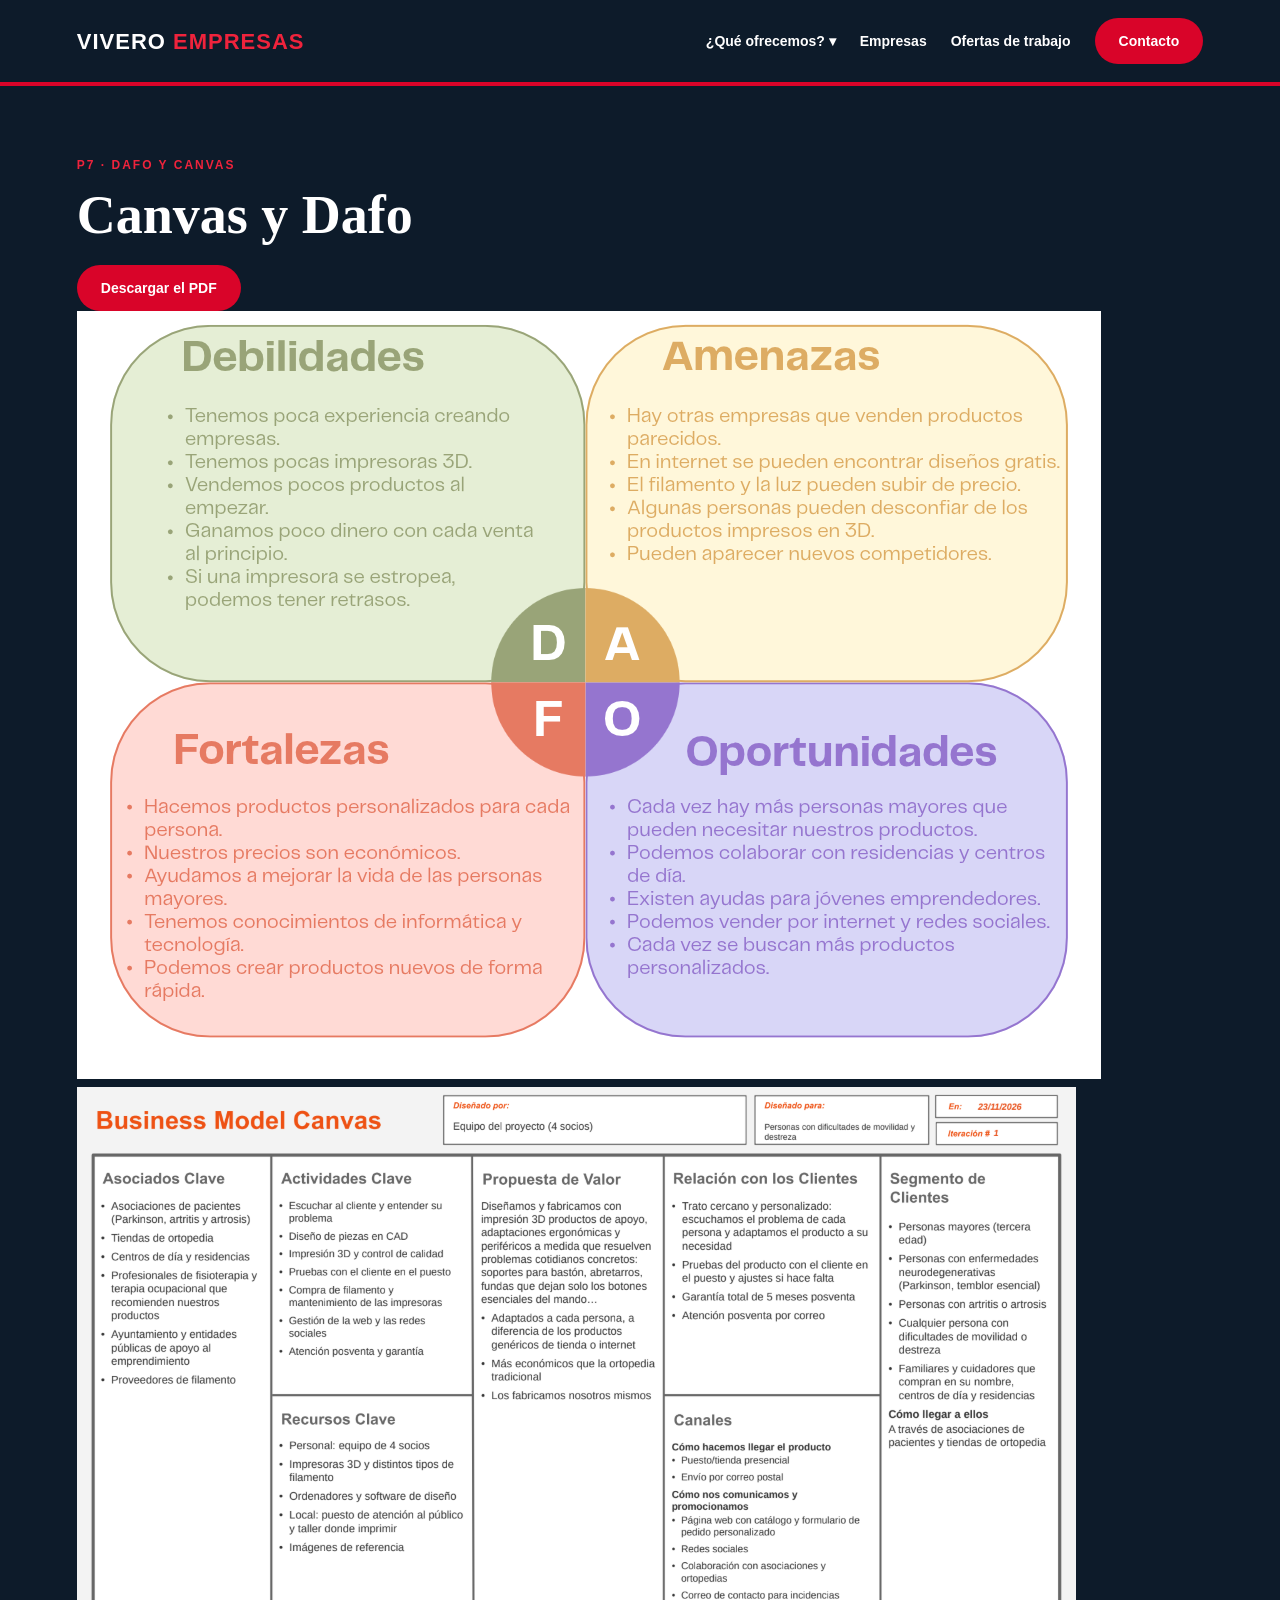
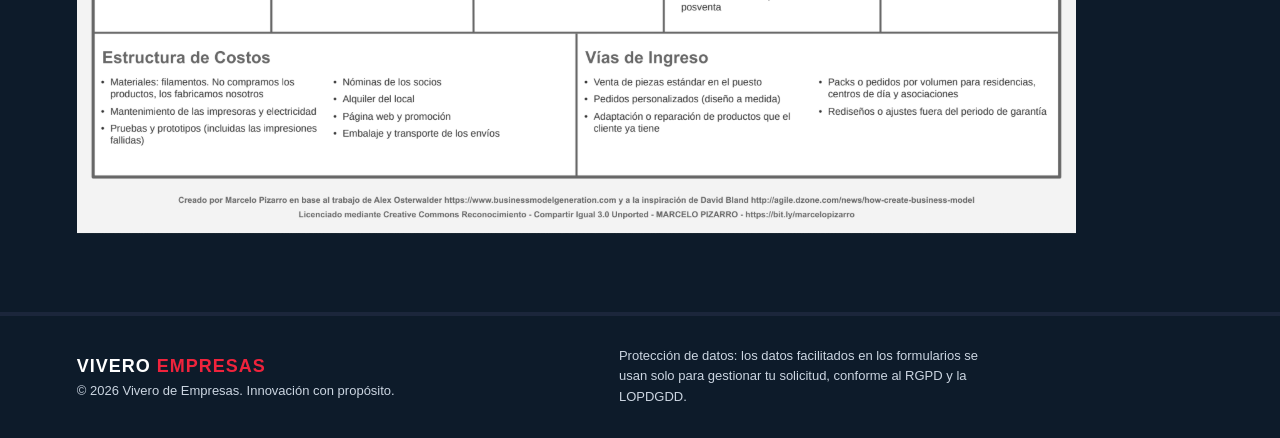
<file: p7.html>
<!DOCTYPE html>
<html lang="es">
<head>
    <meta charset="UTF-8">
    <title>Servicios de red | Vivero de Empresas</title>
    <link rel="stylesheet" href="estilos.css">
</head>
<body>
  <header>
        <a href="index.html" class="logo">VIVERO <span>EMPRESAS</span></a>
        <nav>
            <ul>
                <li class="tiene-sub"><a href="index.html">¿Qué ofrecemos? ▾</a>
                    <ul class="submenu">
                        <li><a href="infraestructura.html">Infraestructura de red</a></li>
                        <li><a href="aws.html">Despliegue en AWS</a></li>
                    </ul>
                </li>
                <li><a href="proyecto.html">Empresas</a></li>
                <li><a href="Entrevistas.html">Ofertas de trabajo</a></li>
                <li><a href="cuestionario.html" class="btn-rojo">Contacto</a></li>
            </ul>
        </nav>
    </header>
    <section class="hero hero-p5">
        <div class="hero-texto">
            <span class="etiqueta">P7 · Dafo y Canvas</span>
            <h1 class="titulo-p7">Canvas y Dafo</h1>
            <a href="Canvas corregido.pdf" class="btn-rojo" download>Descargar el PDF</a>
            <img src="Gráfico Análisis DAFO Infantil Colorido.png" alt="DAFO">
            <img src="captura_canvas.png" alt="Canvas">
        </div>
    </section>
    <footer>
        <div>
            <a href="index.html" class="logo">VIVERO <span>EMPRESAS</span></a>
            <p class="footer-nota">© 2026 Vivero de Empresas. Innovación con propósito.</p>
        </div>
        <p class="footer-nota">Protección de datos: los datos facilitados en los formularios se usan solo para gestionar tu solicitud, conforme al RGPD y la LOPDGDD.</p>
        <div>
        </div>
    </footer>

</body>
</html>
</file>
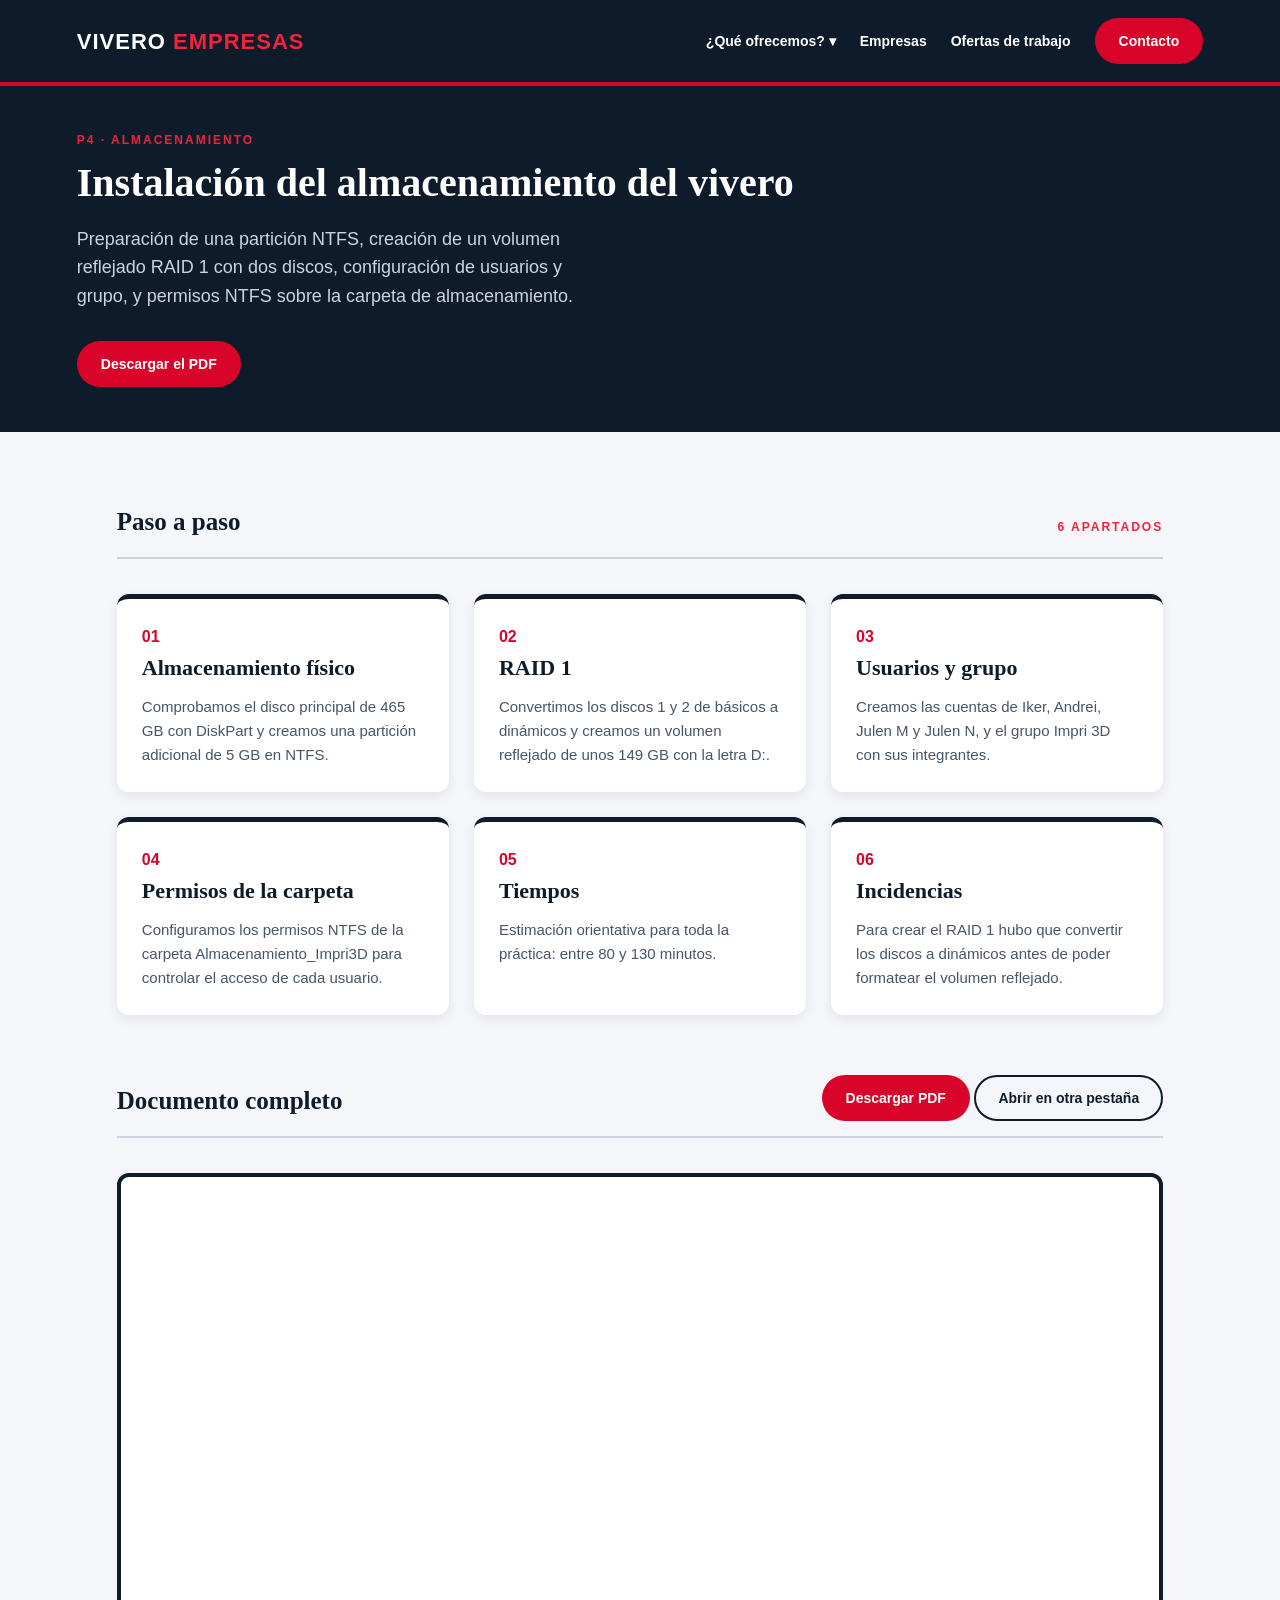
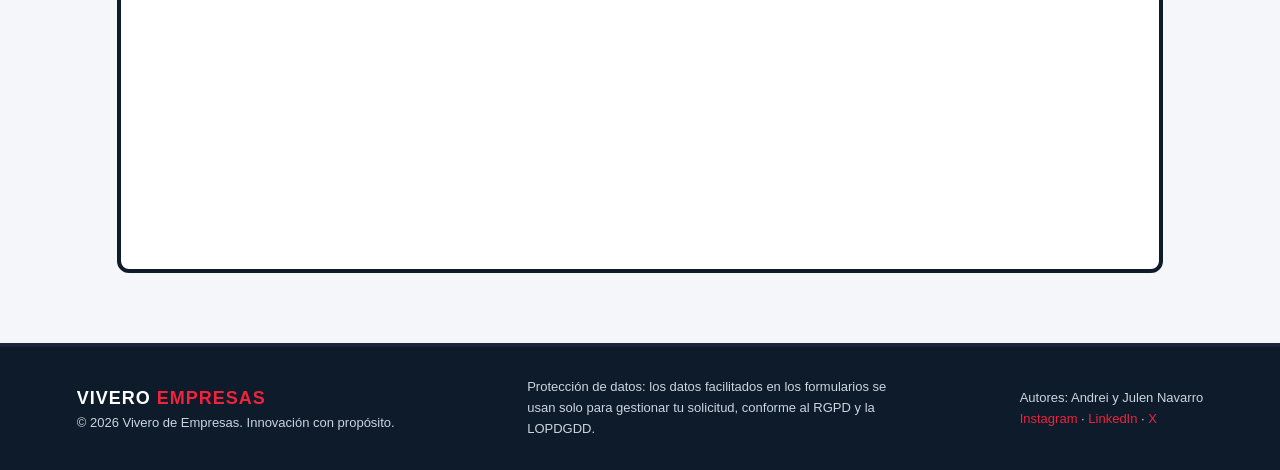
<file: raid.html>
<!DOCTYPE html>
<html lang="es">
<head>
    <meta charset="UTF-8">
    <title>Instalación del almacenamiento | Vivero de Empresas</title>
    <link rel="stylesheet" href="estilos.css">
</head>
<body>

    <header>
        <a href="index.html" class="logo">VIVERO <span>EMPRESAS</span></a>
        <nav>
            <ul>
                <li class="tiene-sub"><a href="index.html">¿Qué ofrecemos? ▾</a>
                    <ul class="submenu">
                        <li><a href="infraestructura.html">Infraestructura de red</a></li>
                        <li><a href="aws.html">Despliegue en AWS</a></li>
                    </ul>
                </li>
                <li><a href="proyecto.html">Empresas</a></li>
                <li><a href="Entrevistas.html">Ofertas de trabajo</a></li>
                <li><a href="cuestionario.html" class="btn-rojo">Contacto</a></li>
            </ul>
        </nav>
    </header>

    <section class="hero" style="padding:45px 6%">
        <div class="hero-texto">
            <span class="etiqueta">P4 · Almacenamiento</span>
            <h1 style="font-size:40px">Instalación del almacenamiento del vivero</h1>
            <p>Preparación de una partición NTFS, creación de un volumen reflejado RAID 1 con dos discos, configuración de usuarios y grupo, y permisos NTFS sobre la carpeta de almacenamiento.</p>
            <a href="p4.pdf" class="btn-rojo" download>Descargar el PDF</a>
        </div>
    </section>

    <section class="contenedor" style="flex-direction:column">
        <div class="cabecera-flex"><div><h2>Paso a paso</h2></div><span class="etiqueta" style="margin-bottom:5px">6 apartados</span></div>
        <div class="grid-tarjetas">
            <div class="tarjeta"><div class="tarjeta-contenido"><div><span class="numero">01</span><h3>Almacenamiento físico</h3><p style="margin-bottom:0">Comprobamos el disco principal de 465 GB con DiskPart y creamos una partición adicional de 5 GB en NTFS.</p></div></div></div>
            <div class="tarjeta"><div class="tarjeta-contenido"><div><span class="numero">02</span><h3>RAID 1</h3><p style="margin-bottom:0">Convertimos los discos 1 y 2 de básicos a dinámicos y creamos un volumen reflejado de unos 149 GB con la letra D:.</p></div></div></div>
            <div class="tarjeta"><div class="tarjeta-contenido"><div><span class="numero">03</span><h3>Usuarios y grupo</h3><p style="margin-bottom:0">Creamos las cuentas de Iker, Andrei, Julen M y Julen N, y el grupo Impri 3D con sus integrantes.</p></div></div></div>
            <div class="tarjeta"><div class="tarjeta-contenido"><div><span class="numero">04</span><h3>Permisos de la carpeta</h3><p style="margin-bottom:0">Configuramos los permisos NTFS de la carpeta Almacenamiento_Impri3D para controlar el acceso de cada usuario.</p></div></div></div>
            <div class="tarjeta"><div class="tarjeta-contenido"><div><span class="numero">05</span><h3>Tiempos</h3><p style="margin-bottom:0">Estimación orientativa para toda la práctica: entre 80 y 130 minutos.</p></div></div></div>
            <div class="tarjeta"><div class="tarjeta-contenido"><div><span class="numero">06</span><h3>Incidencias</h3><p style="margin-bottom:0">Para crear el RAID 1 hubo que convertir los discos a dinámicos antes de poder formatear el volumen reflejado.</p></div></div></div>
        </div>

        <div class="cabecera-flex" style="margin-top:60px" id="documento"><div><h2>Documento completo</h2></div><div><a href="P4-instalacion-almacenamiento.pdf" class="btn-rojo" download>Descargar PDF</a> <a href="P4-instalacion-almacenamiento.pdf" class="btn-borde" target="_blank">Abrir en otra pestaña</a></div></div>
        <iframe class="visor-pdf" src="p4.pdf" title="P4 Instalación del almacenamiento (PDF)"></iframe>
    </section>

    <footer>
        <div>
            <a href="index.html" class="logo">VIVERO <span>EMPRESAS</span></a>
            <p class="footer-nota">© 2026 Vivero de Empresas. Innovación con propósito.</p>
        </div>
        <p class="footer-nota">Protección de datos: los datos facilitados en los formularios se usan solo para gestionar tu solicitud, conforme al RGPD y la LOPDGDD.</p>
        <div>
            <p class="footer-nota">Autores: Andrei y Julen Navarro</p>
            <p class="footer-nota"><a href="#">Instagram</a> · <a href="#">LinkedIn</a> · <a href="#">X</a></p>
        </div>
    </footer>

</body>
</html>
</file>
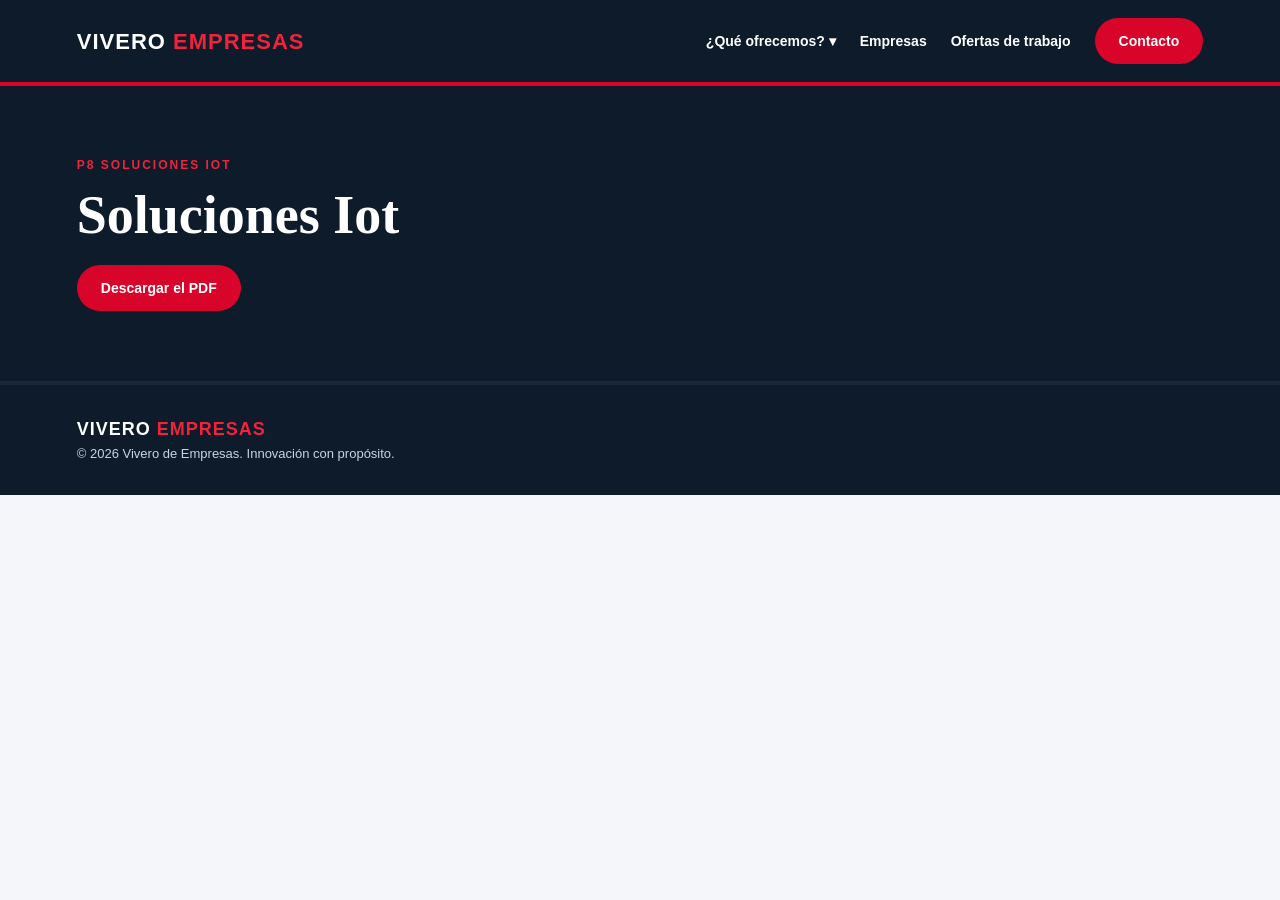
<file: solucionesiot.html>
<!DOCTYPE html>
<html lang="es">
<head>
    <meta charset="UTF-8">
    <title>Servicios de red | Vivero de Empresas</title>
    <link rel="stylesheet" href="estilos.css">
</head>
<body>
  <header>
        <a href="index.html" class="logo">VIVERO <span>EMPRESAS</span></a>
        <nav>
            <ul>
                <li class="tiene-sub"><a href="index.html">¿Qué ofrecemos? ▾</a>
                    <ul class="submenu">
                        <li><a href="infraestructura.html">Infraestructura de red</a></li>
                        <li><a href="aws.html">Despliegue en AWS</a></li>
                    </ul>
                </li>
                <li><a href="proyecto.html">Empresas</a></li>
                <li><a href="Entrevistas.html">Ofertas de trabajo</a></li>
                <li><a href="cuestionario.html" class="btn-rojo">Contacto</a></li>
            </ul>
        </nav>
    </header>
    <section class="hero hero-p5">
        <div class="hero-texto">
            <span class="etiqueta">P8 Soluciones Iot</span>
            <h1 class="titulo-p9">Soluciones Iot</h1>
            <a href="P9_Impri3D_Soluciones_IoT.pdf" class="btn-rojo" download>Descargar el PDF</a>
        </div>
    </section>
    <footer>
        <div>
            <a href="index.html" class="logo">VIVERO <span>EMPRESAS</span></a>
            <p class="footer-nota">© 2026 Vivero de Empresas. Innovación con propósito.</p>
        </div>
        <div>
        </div>
    </footer>

</body>
</html>
</file>
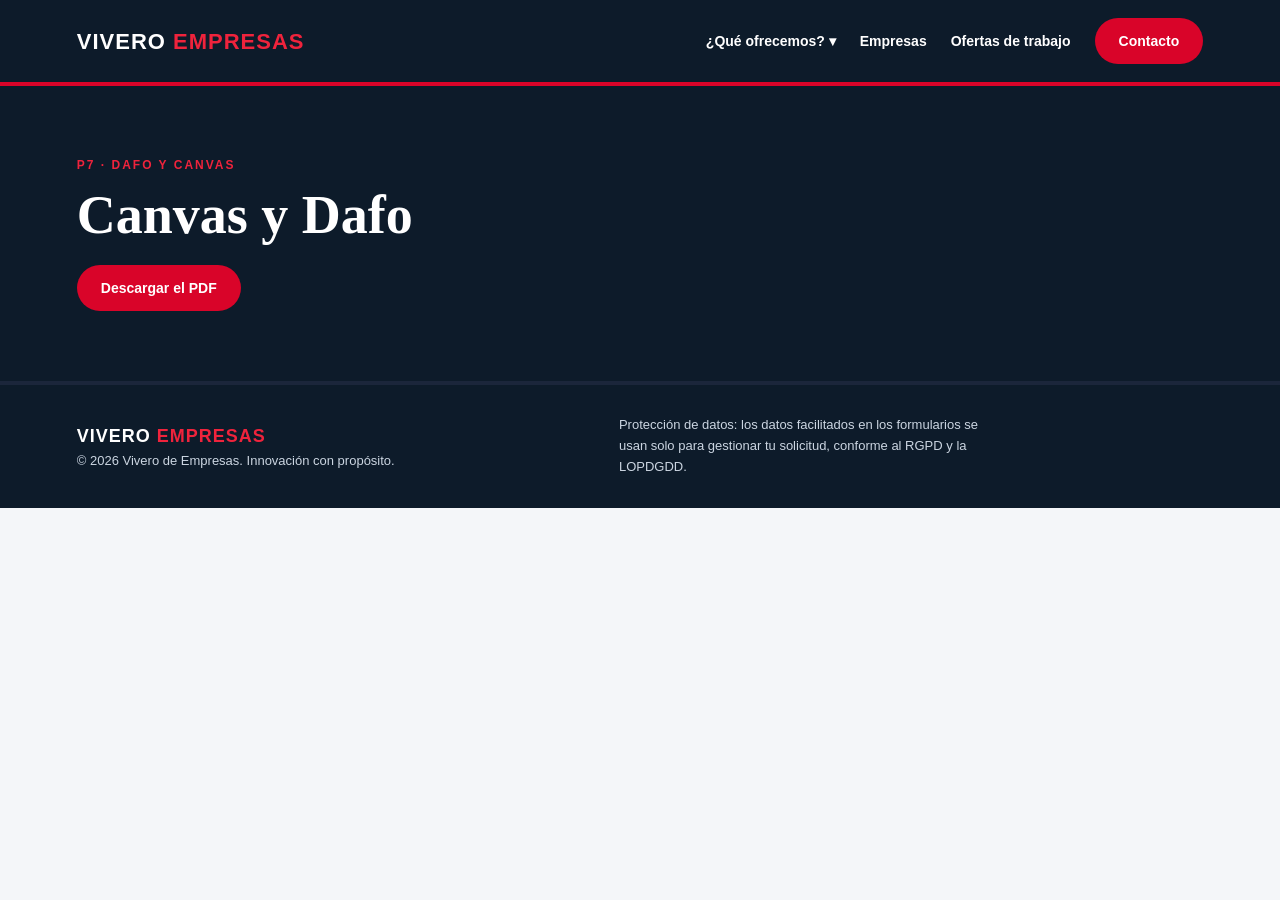
<file: sostenibilidad.html>
<!DOCTYPE html>
<html lang="es">
<head>
    <meta charset="UTF-8">
    <title>Servicios de red | Vivero de Empresas</title>
    <link rel="stylesheet" href="estilos.css">
</head>
<body>
  <header>
        <a href="index.html" class="logo">VIVERO <span>EMPRESAS</span></a>
        <nav>
            <ul>
                <li class="tiene-sub"><a href="index.html">¿Qué ofrecemos? ▾</a>
                    <ul class="submenu">
                        <li><a href="infraestructura.html">Infraestructura de red</a></li>
                        <li><a href="aws.html">Despliegue en AWS</a></li>
                    </ul>
                </li>
                <li><a href="proyecto.html">Empresas</a></li>
                <li><a href="Entrevistas.html">Ofertas de trabajo</a></li>
                <li><a href="cuestionario.html" class="btn-rojo">Contacto</a></li>
            </ul>
        </nav>
    </header>
    <section class="hero hero-p5">
        <div class="hero-texto">
            <span class="etiqueta">P7 · Dafo y Canvas</span>
            <h1 class="titulo-p5">Canvas y Dafo</h1>
            <a href="P8_Impri3D_Propuestas_Mejora_Sostenibilidad.pdf" class="btn-rojo" download>Descargar el PDF</a>
        </div>
    </section>
    <footer>
        <div>
            <a href="index.html" class="logo">VIVERO <span>EMPRESAS</span></a>
            <p class="footer-nota">© 2026 Vivero de Empresas. Innovación con propósito.</p>
        </div>
        <p class="footer-nota">Protección de datos: los datos facilitados en los formularios se usan solo para gestionar tu solicitud, conforme al RGPD y la LOPDGDD.</p>
        <div>
        </div>
    </footer>

</body>
</html>
</file>
<file: estilos.css>
* {
    margin: 0;
    padding: 0;
    box-sizing: border-box;
    font-family: Arial, Helvetica, sans-serif;
}

body {
    background-color: #f4f6f9;
    color: #0d1b2a;
    line-height: 1.6;
}

h1, h2, h3 {
    font-family: Georgia, 'Times New Roman', serif;
}

header {
    background-color: #0d1b2a;
    color: white;
    padding: 18px 6%;
    display: flex;
    justify-content: space-between;
    align-items: center;
    border-bottom: 4px solid #d90429;
    position: sticky;
    top: 0;
    z-index: 100;
}

.logo {
    font-size: 22px;
    font-weight: bold;
    color: white;
    text-decoration: none;
    letter-spacing: 1px;
    font-family: Arial, Helvetica, sans-serif;
}

.logo span {
    color: #ef233c;
}

nav ul {
    list-style: none;
    display: flex;
    gap: 24px;
    align-items: center;
}

nav a {
    color: white;
    text-decoration: none;
    font-size: 14px;
    font-weight: bold;
}

nav a:hover {
    color: #ef233c;
}

.btn-rojo {
    background-color: #d90429;
    color: white !important;
    padding: 12px 24px;
    border-radius: 30px;
    text-decoration: none;
    font-weight: bold;
    font-size: 14px;
    display: inline-block;
    border: none;
    cursor: pointer;
    transition: background 0.3s;
}

.btn-rojo:hover {
    background-color: #a8001d;
}

.btn-azul {
    background-color: #0d1b2a;
    color: white !important;
    padding: 12px 24px;
    border-radius: 30px;
    text-decoration: none;
    font-weight: bold;
    font-size: 14px;
    display: inline-block;
    border: 2px solid white;
    cursor: pointer;
    transition: background 0.3s;
}

.btn-azul:hover {
    background-color: #1b263b;
}

.btn-borde {
    background-color: transparent;
    color: #0d1b2a !important;
    padding: 10px 22px;
    border-radius: 30px;
    text-decoration: none;
    font-weight: bold;
    font-size: 14px;
    display: inline-block;
    border: 2px solid #0d1b2a;
    transition: all 0.3s;
}

.btn-borde:hover {
    background-color: #0d1b2a;
    color: white !important;
}

.hero {
    background-color: #0d1b2a;
    color: white;
    padding: 70px 6%;
    display: flex;
    flex-wrap: wrap;
    align-items: center;
    justify-content: space-between;
    gap: 40px;
}

.hero-texto {
    flex: 1;
    min-width: 300px;
}

.etiqueta {
    color: #ef233c;
    font-weight: bold;
    text-transform: uppercase;
    letter-spacing: 2px;
    font-size: 12px;
    display: block;
    margin-bottom: 10px;
}

.hero h1 {
    font-size: 54px;
    line-height: 1.1;
    margin-bottom: 20px;
}

.hero p {
    font-size: 18px;
    margin-bottom: 30px;
    color: #cbd5e1;
    max-width: 500px;
}

.hero-botones {
    display: flex;
    gap: 15px;
    flex-wrap: wrap;
}

.hero-imagen {
    flex: 1;
    min-width: 300px;
    text-align: center;
}

.hero-imagen img {
    width: 100%;
    max-width: 540px;
    height: 360px;
    object-fit: cover;
    border-radius: 14px;
    border: 4px solid #d90429;
}

.contenedor {
    padding: 70px 6%;
    max-width: 1200px;
    margin: auto;
}

.seccion-vivero {
    display: flex;
    flex-wrap: wrap;
    gap: 40px;
    align-items: center;
    margin-bottom: 50px;
}

.vivero-info {
    flex: 1;
    min-width: 300px;
}

.vivero-info h2 {
    font-size: 38px;
    line-height: 1.2;
    margin-bottom: 18px;
    color: #0d1b2a;
}

.vivero-info p {
    font-size: 16px;
    color: #334155;
    margin-bottom: 25px;
}

.vivero-galeria {
    flex: 1;
    min-width: 300px;
    display: grid;
    grid-template-columns: 1fr 1fr;
    gap: 15px;
}

.vivero-galeria img {
    width: 100%;
    height: 200px;
    object-fit: cover;
    border-radius: 10px;
    border-bottom: 4px solid #d90429;
}

.grid-datos {
    display: grid;
    grid-template-columns: repeat(auto-fit, minmax(200px, 1fr));
    gap: 20px;
    border-top: 2px solid #cbd5e1;
    padding-top: 35px;
}

.caja-dato h3 {
    font-size: 40px;
    color: #d90429;
    margin-bottom: 5px;
}

.caja-dato p {
    font-size: 14px;
    color: #0d1b2a;
    font-weight: bold;
}

.fondo-azul-oscuro {
    background-color: #1b263b;
    color: white;
    padding: 70px 6%;
}

.empresa-destacada {
    max-width: 1200px;
    margin: auto;
    display: flex;
    flex-wrap: wrap;
    gap: 45px;
    align-items: center;
}

.empresa-imagenes {
    flex: 1;
    min-width: 300px;
}

.empresa-imagenes img {
    width: 100%;
    height: 360px;
    object-fit: cover;
    border-radius: 12px;
    border: 4px solid #d90429;
}

.empresa-texto {
    flex: 1;
    min-width: 300px;
}

.empresa-texto h2 {
    font-size: 40px;
    margin-bottom: 15px;
}

.cita {
    font-family: Georgia, serif;
    font-style: italic;
    font-size: 22px;
    color: #ef233c;
    margin-bottom: 20px;
    line-height: 1.4;
}

.tags-empresa {
    display: flex;
    flex-wrap: wrap;
    gap: 10px;
    margin: 20px 0 25px 0;
}

.tag {
    background-color: #0d1b2a;
    border: 1px solid #ef233c;
    color: white;
    padding: 6px 14px;
    border-radius: 20px;
    font-size: 13px;
}

.cabecera-flex {
    display: flex;
    justify-content: space-between;
    align-items: flex-end;
    flex-wrap: wrap;
    margin-bottom: 35px;
    border-bottom: 2px solid #cbd5e1;
    padding-bottom: 15px;
}

.cabecera-flex h2 {
    font-size: 36px;
    color: #0d1b2a;
}

.grid-tarjetas {
    display: grid;
    grid-template-columns: repeat(auto-fit, minmax(300px, 1fr));
    gap: 25px;
}

.tarjeta {
    background: white;
    border-radius: 12px;
    overflow: hidden;
    box-shadow: 0 4px 12px rgba(0,0,0,0.08);
    border-top: 5px solid #0d1b2a;
    display: flex;
    flex-direction: column;
}

.tarjeta img {
    width: 100%;
    height: 190px;
    object-fit: cover;
}

.tarjeta-contenido {
    padding: 25px;
    flex: 1;
    display: flex;
    flex-direction: column;
    justify-content: space-between;
}

.tarjeta-top {
    display: flex;
    justify-content: space-between;
    align-items: center;
    margin-bottom: 12px;
}

.numero {
    color: #d90429;
    font-weight: bold;
    font-size: 16px;
}

.flecha {
    color: #0d1b2a;
    font-weight: bold;
    font-size: 18px;
}

.tarjeta h3 {
    font-size: 22px;
    margin-bottom: 10px;
    color: #0d1b2a;
}

.tarjeta p {
    font-size: 15px;
    color: #475569;
    margin-bottom: 20px;
}

.banner-cta {
    background-color: #d90429;
    color: white;
    padding: 65px 6%;
}

.banner-cta-contenido {
    max-width: 1200px;
    margin: auto;
    display: flex;
    justify-content: space-between;
    align-items: center;
    flex-wrap: wrap;
    gap: 25px;
}

.banner-cta h2 {
    font-size: 44px;
    line-height: 1.1;
    margin-top: 10px;
}

.grid-formularios {
    display: grid;
    grid-template-columns: repeat(auto-fit, minmax(320px, 1fr));
    gap: 35px;
}

.caja-formulario {
    background: white;
    padding: 35px;
    border-radius: 12px;
    box-shadow: 0 4px 12px rgba(0,0,0,0.1);
    border-top: 6px solid #d90429;
}

.grupo-input {
    margin-bottom: 18px;
}

.grupo-input label {
    display: block;
    font-weight: bold;
    margin-bottom: 6px;
    color: #0d1b2a;
    font-size: 14px;
}

.grupo-input input, .grupo-input select, .grupo-input textarea {
    width: 100%;
    padding: 12px;
    border: 2px solid #cbd5e1;
    border-radius: 6px;
    font-size: 15px;
}

.grupo-input input:focus, .grupo-input textarea:focus {
    border-color: #0d1b2a;
    outline: none;
}

footer {
    background-color: #0d1b2a;
    color: white;
    padding: 30px 6%;
    display: flex;
    justify-content: space-between;
    align-items: center;
    flex-wrap: wrap;
    gap: 15px;
    border-top: 4px solid #1b263b;
}


html { 
    scroll-behavior: smooth;
 }
.detalle { 
    padding: 70px 6%; scroll-margin-top: 70px;
 }
.detalle-alt { 
    background-color: #e8edf4;
 }
.detalle-grid { 
    max-width: 1200px; margin: auto; display: flex; flex-wrap: wrap; gap: 45px; align-items: center;
 }
.detalle-img, .detalle-texto { 
    flex: 1; min-width: 300px;
 }
.detalle-img img { 
    width: 100%; height: 380px; object-fit: cover; border-radius: 12px; border: 4px solid #d90429;
 }
.detalle-texto h2 { 
    font-size: 38px; line-height: 1.15; margin-bottom: 14px;
 }
.detalle-texto > p { 
    color: #334155; margin-bottom: 20px;
 }
.detalle-texto h3 { 
    font-size: 20px; margin-bottom: 10px;
 }
.lista-check { 
    list-style: none; margin-bottom: 22px;
 }
.lista-check li { 
    position: relative; padding-left: 26px; margin-bottom: 8px; color: #334155; font-size: 15px;
 }
.lista-check li::before { 
    content: "✓"; position: absolute; left: 0; color: #d90429; font-weight: bold;
 }
.ficha { 
    display: grid; gap: 12px; margin-bottom: 26px; border-left: 4px solid #d90429; padding-left: 16px;
 }
.ficha strong { 
    display: block; font-size: 13px; color: #0d1b2a;
 }
.ficha span { 
    font-size: 14px; color: #475569;
 }
.detalle-texto .btn-rojo, .detalle-texto .btn-borde { 
    margin: 0 8px 8px 0;
 }
.detalle:target .detalle-img img { 
    box-shadow: 0 0 0 6px rgba(217,4,41,.25);
 }

.esquema-caja { 
    background: white; border-radius: 12px; box-shadow: 0 4px 12px rgba(0,0,0,.08); border-top: 5px solid #0d1b2a; padding: 20px; overflow-x: auto;
 }
.esquema-caja svg { 
    min-width: 900px; width: 100%; height: auto; display: block;
 }
.esquema-caja text { 
    font-family: Arial, Helvetica, sans-serif;
 }
.leyenda { 
    display: flex; flex-wrap: wrap; gap: 18px; margin-top: 16px; font-size: 13px; color: #334155;
 }
.leyenda span::before { 
    content: ""; display: inline-block; width: 22px; height: 0; border-top: 3px solid #0d1b2a; vertical-align: middle; margin-right: 8px;
 }
.leyenda .discontinua::before { 
    border-top-style: dashed; border-color: #d90429;
 }
.foto-original {
     margin-top: 40px;
     }
.foto-original img { 
    width: 100%; border-radius: 12px; border: 4px solid #0d1b2a;
 }
.foto-original p { 
    font-size: 13px; color: #475569; margin-top: 8px;
 }

 .Packet{
    display: flex;
    height: 400px;
    margin-left: 100px;
 }

 .contenedor{
    display: flex;
    
 }

.contenedor h2{
    font-size: 25px;
}

.Entrevistas1{
    font-family: 'Trebuchet MS', 'Lucida Sans Unicode', 'Lucida Grande', 'Lucida Sans', Arial, sans-serif;
    margin-left: 700px;
    font-size: 20px;
}

nav li.tiene-sub { position: relative;
 }
.submenu { 
    display: none; position: absolute; top: 100%; left: 0; background: #0d1b2a; border-top: 3px solid #d90429; padding: 10px 0; min-width: 260px; flex-direction: column; gap: 0; align-items: stretch; z-index: 200;
 }
nav li.tiene-sub:hover .submenu { 
    display: flex; }
.submenu a { 
    display: block; padding: 9px 18px; font-weight: normal;
 }
footer .logo { 
    font-size: 18px;
 }
.footer-nota { 
    font-size: 13px; color: #cbd5e1; max-width: 360px;
 }
.footer-nota a { 
    color: #ef233c; text-decoration: none;
 }
.tarjeta video { 
    width: 100%; height: 220px; background: #000; object-fit: contain;
 }
.visor-pdf { 
    width: 100%; height: 700px; border: 4px solid #0d1b2a; border-radius: 12px; background: white;
 }
.contenedor { 
    flex-direction: column;
 }
.Packet { 
    margin-left: 0; height: auto;
 }
.foto-original img { 
    margin-bottom: 8px;
 }
code { 
    background: #e8edf4; padding: 2px 6px; border-radius: 4px;
 }

 .adembi-cifras {
    max-width: 1200px;
    margin: auto;
    border-top: 2px solid #334155;
    grid-template-columns: 1fr;
    justify-items: center;
    text-align: center;
}

.adembi-cifras .caja-dato h3 {
    color: #ef233c;
}

.adembi-cifras .caja-dato p {
    color: #cbd5e1;
}

.fondo-azul-oscuro .cita {
    color: #ef233c;
}

.fondo-azul-oscuro .tag {
    background-color: #1b263b;
}

.grid-tarjetas .tarjeta .tarjeta-contenido {
    justify-content: flex-start;
}
</file>
<file: infraestructura.css>
#esquema {
    flex-direction: column;
    scroll-margin-top: 100px;
}

.separador-seccion {
    margin-top: 60px;
}

.tarjeta .dato-numero {
    color: #d90429;
    font-size: 30px;
}

.tarjeta .dato-titulo {
    font-size: 18px;
}

.tarjeta .sin-margen {
    margin-bottom: 0;
}
</file>
